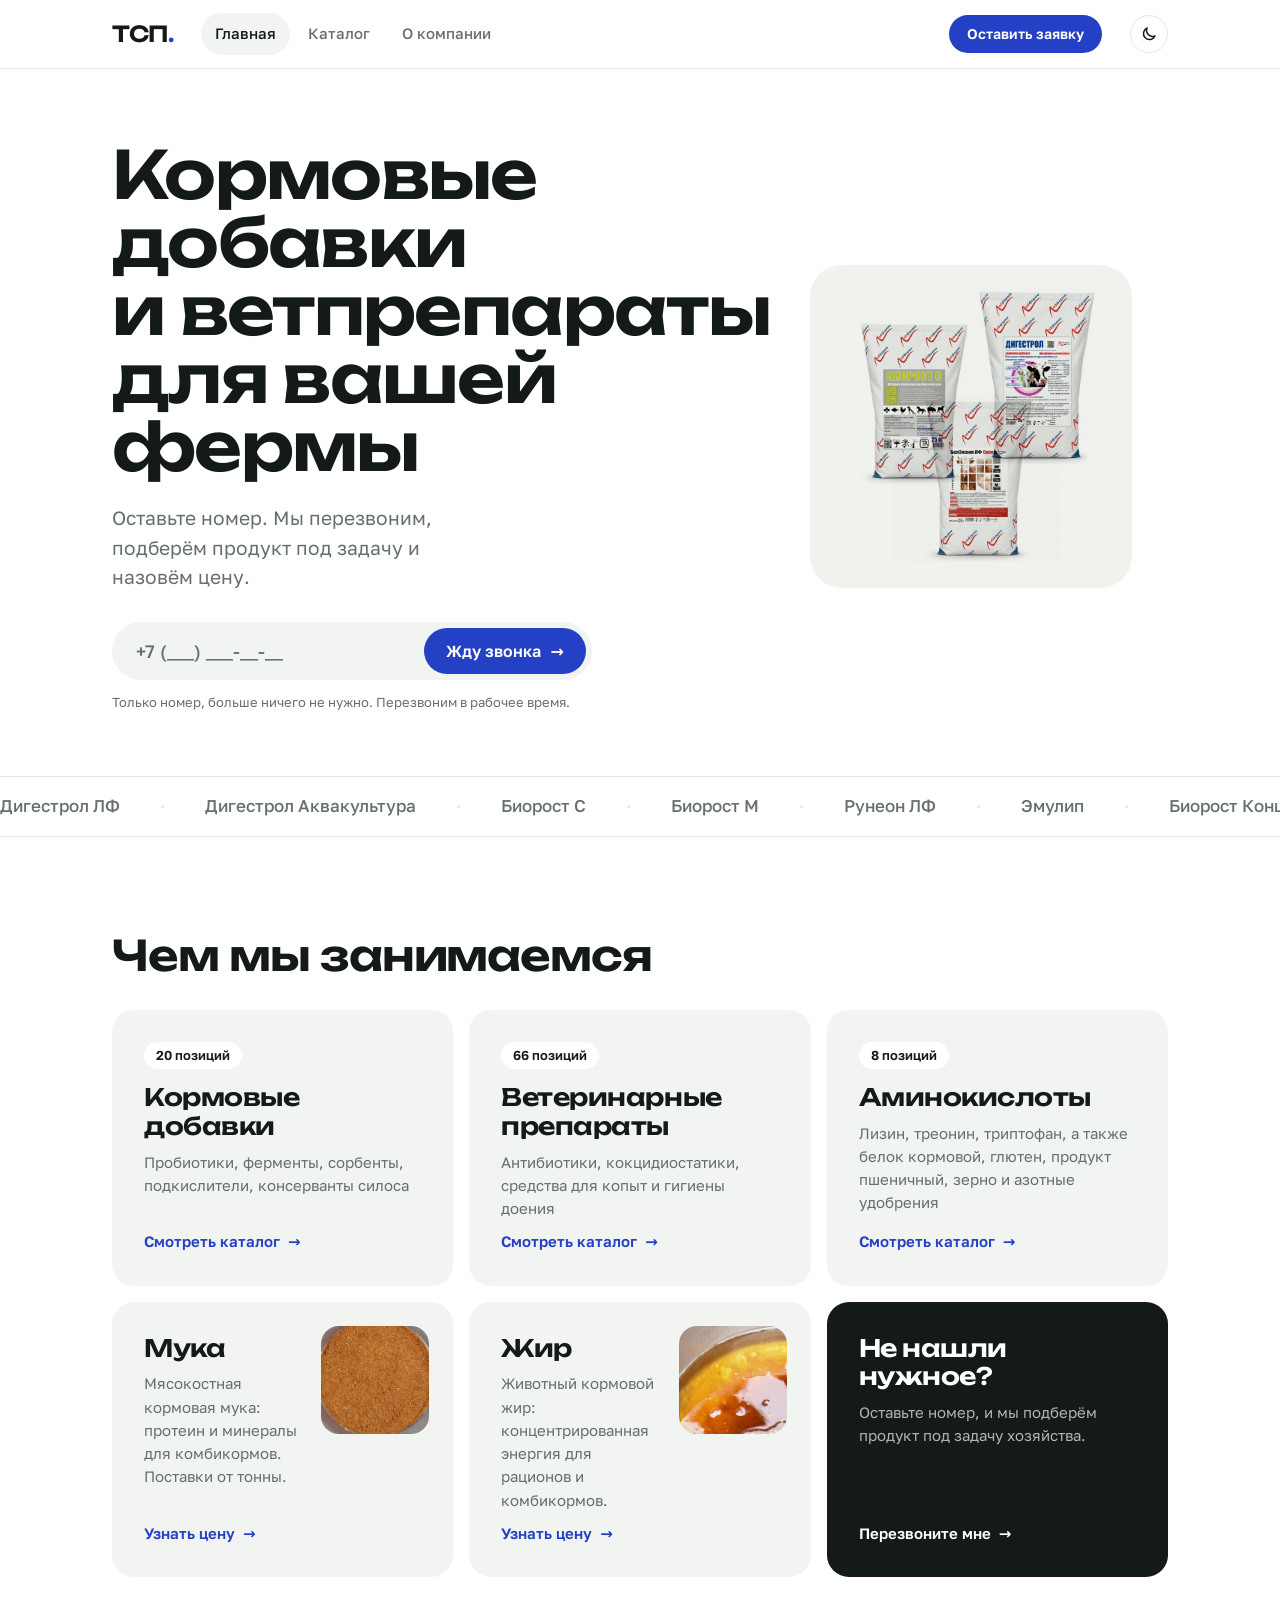
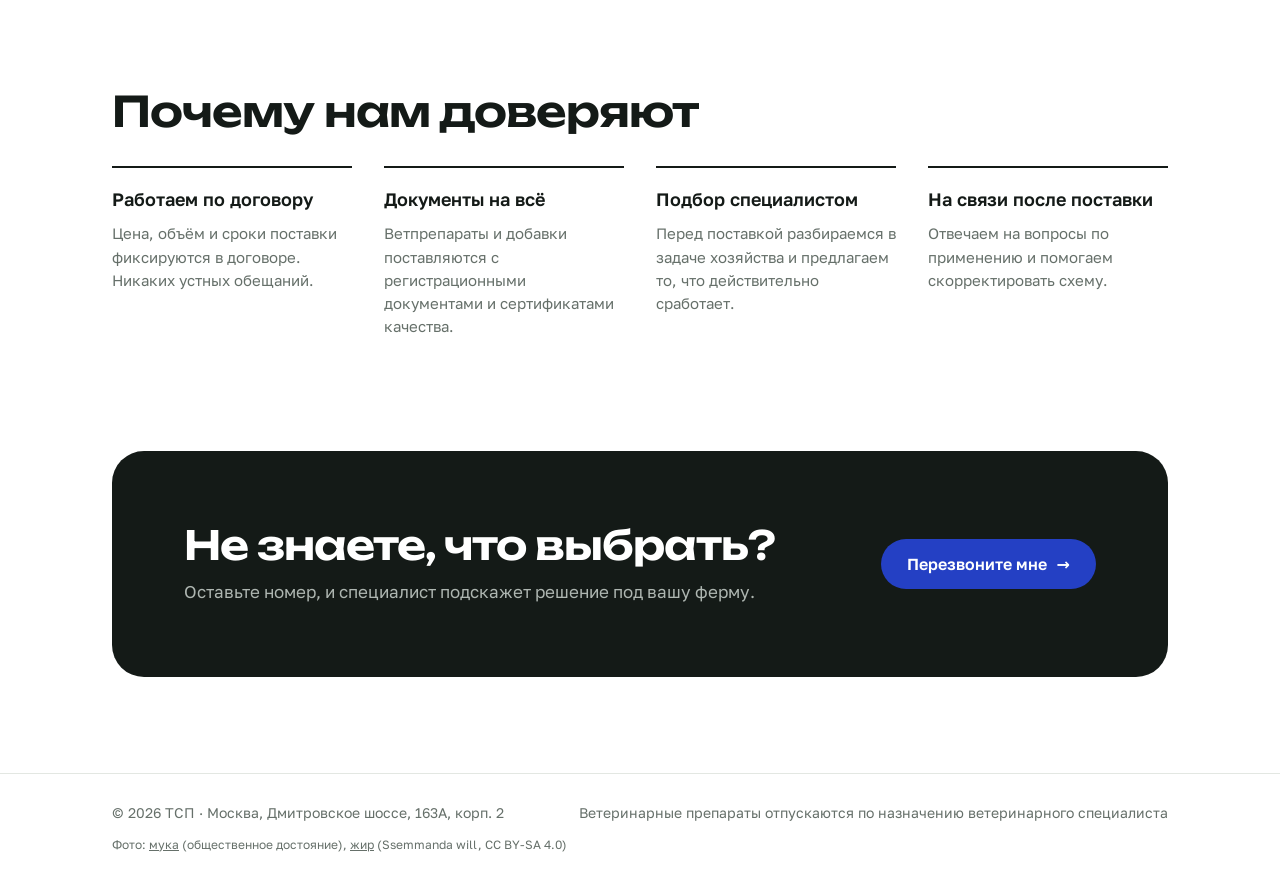
<file: index.html>
<!doctype html>
<html lang="ru">
<head>
<meta charset="utf-8">
<meta name="viewport" content="width=device-width,initial-scale=1,viewport-fit=cover">
<meta name="theme-color" content="#FFFFFF">
<meta name="description" content="ТСП: кормовые добавки, ветеринарные препараты, аминокислоты, мясокостная мука и кормовой жир. Оставьте номер, и мы перезвоним.">
<title>ТСП</title>
<style>
@font-face{font-family:'Golos Text';font-style:normal;font-weight:400 600;font-display:swap;src:url([data-uri]) format('woff2');unicode-range:U+0301, U+0400-045F, U+0490-0491, U+04B0-04B1, U+2116}
@font-face{font-family:'Golos Text';font-style:normal;font-weight:400 600;font-display:swap;src:url([data-uri]) format('woff2');unicode-range:U+0000-00FF, U+0131, U+0152-0153, U+02BB-02BC, U+02C6, U+02DA, U+02DC, U+0304, U+0308, U+0329, U+2000-206F, U+20AC, U+2122, U+2191, U+2193, U+2212, U+2215, U+FEFF, U+FFFD}
@font-face{font-family:'Unbounded';font-style:normal;font-weight:600;font-display:swap;src:url([data-uri]) format('woff2');unicode-range:U+0301, U+0400-045F, U+0490-0491, U+04B0-04B1, U+2116}
@font-face{font-family:'Unbounded';font-style:normal;font-weight:600;font-display:swap;src:url([data-uri]) format('woff2');unicode-range:U+0000-00FF, U+0131, U+0152-0153, U+02BB-02BC, U+02C6, U+02DA, U+02DC, U+0304, U+0308, U+0329, U+2000-206F, U+20AC, U+2122, U+2191, U+2193, U+2212, U+2215, U+FEFF, U+FFFD}

/* Layout: три вкладки (Главная, Каталог, О компании); любая кнопка ведёт к одному полю «телефон» */
:root{
  --bg:#FFFFFF; --soft:#F2F4F1; --fg:#141A17; --muted:#66706A; --line:#E3E7E2;
  --accent:#2440C4; --accent-fg:#FFFFFF; --ok:#1F7A4D; --bad:#C2352F;
  --tile:#F0F2EE; --hdr:rgba(255,255,255,.92); --cta-muted:#AEB6B1;
  --display:"Unbounded","Golos Text",system-ui,sans-serif;
  --body:"Golos Text",system-ui,-apple-system,"Segoe UI",sans-serif;
  --w:1120px; --r:22px;
}
@media (prefers-color-scheme: dark){:root:not([data-theme="light"]){
  --bg:#101412; --soft:#181D1A; --fg:#ECEFEB; --muted:#9AA49E; --line:#262D29;
  --accent:#8FA3FF; --accent-fg:#0D1430; --ok:#6FD3A0; --bad:#FF8A80; --tile:#E6E9E4; --hdr:rgba(16,20,18,.92); --cta-muted:#59625D; color-scheme:dark}}
:root[data-theme="dark"]{
  --bg:#101412; --soft:#181D1A; --fg:#ECEFEB; --muted:#9AA49E; --line:#262D29;
  --accent:#8FA3FF; --accent-fg:#0D1430; --ok:#6FD3A0; --bad:#FF8A80; --tile:#E6E9E4; --hdr:rgba(16,20,18,.92); --cta-muted:#59625D; color-scheme:dark}

*{box-sizing:border-box}
body{background:var(--bg);color:var(--fg);font:400 17px/1.55 var(--body);-webkit-font-smoothing:antialiased}
body::before{content:"";position:fixed;inset:0 0 auto;height:env(safe-area-inset-top,0px);z-index:10;background:var(--bg)}
.wrap{max-width:var(--w);margin:0 auto;padding-left:max(16px,env(safe-area-inset-left,0px));padding-right:max(16px,env(safe-area-inset-right,0px))}
@media (min-width:720px){.wrap{padding-left:max(32px,env(safe-area-inset-left,0px));padding-right:max(32px,env(safe-area-inset-right,0px))}}
a{color:inherit}
:focus-visible{outline:2px solid var(--accent);outline-offset:3px;border-radius:4px}
h1,h2,h3{margin:0;text-wrap:balance}
h1,h2{font-family:var(--display);font-weight:600;letter-spacing:-.025em}
.muted{color:var(--muted)}

/* buttons */
.btn{display:inline-flex;align-items:center;justify-content:center;gap:10px;font:600 16px/1 var(--body);padding:17px 26px;border-radius:999px;border:0;background:var(--accent);color:var(--accent-fg);cursor:pointer;text-decoration:none;transition:transform .15s,box-shadow .2s,background .2s;white-space:nowrap}
.btn:hover{transform:translateY(-1px);box-shadow:0 8px 24px -10px var(--accent)}
.btn:active{transform:translateY(0)}
.btn .ar{transition:transform .2s}
.btn:hover .ar{transform:translateX(4px)}
.btn.line{background:transparent;color:var(--fg);box-shadow:inset 0 0 0 1.5px var(--line)}
.btn.line:hover{box-shadow:inset 0 0 0 1.5px var(--fg)}
.btn.sm{padding:12px 18px;font-size:14px}

/* header */
header{position:sticky;top:env(safe-area-inset-top,0px);z-index:20;background:var(--bg);backdrop-filter:blur(12px);border-bottom:1px solid var(--line)}
header .wrap{display:flex;align-items:center;gap:28px;height:68px}
.logo{font:600 22px/1 var(--display);letter-spacing:-.02em;text-decoration:none}
.logo span{color:var(--accent)}
nav.tabs{display:flex;gap:4px}
@media (max-width:400px){nav.tabs a{padding:8px 7px!important;font-size:13px!important}.logo{font-size:19px}}
nav.tabs a{text-decoration:none;font-weight:500;font-size:15px;color:var(--muted);padding:9px 14px;border-radius:999px;transition:color .2s,background .2s}
nav.tabs a:hover{color:var(--fg)}
nav.tabs a[aria-current="page"]{color:var(--fg);background:var(--soft)}
header .btn{margin-left:auto}
.theme{flex:none;width:38px;height:38px;border-radius:50%;border:1px solid var(--line);background:transparent;color:var(--fg);display:grid;place-items:center;cursor:pointer;transition:border-color .2s,transform .3s}
.theme:hover{border-color:var(--fg)}
.theme:active{transform:rotate(30deg)}
.theme svg{grid-area:1/1;transition:opacity .25s,transform .35s}
.theme .i-sun{opacity:0;transform:rotate(-60deg) scale(.6)}
.is-dark .theme .i-sun{opacity:1;transform:none}
.is-dark .theme .i-moon{opacity:0;transform:rotate(60deg) scale(.6)}
html.theme-anim body,html.theme-anim header,html.theme-anim .dir,html.theme-anim .card .ph{transition:background-color .35s,color .35s}
@media (max-width:760px){
  header .wrap{height:60px;gap:8px}
  header{position:relative;top:auto}
  header .btn{display:none}
  header nav.tabs{display:none}
  .theme{margin-left:auto}
  nav.tabs{margin-left:auto;gap:0}
  nav.tabs a{white-space:nowrap}
  .theme{width:34px;height:34px}
  nav.tabs a{padding:8px 10px;font-size:14px}
}

/* views */
.view{display:none}
.view.on{display:block;animation:viewIn .45s cubic-bezier(.2,.7,.2,1)}
@keyframes viewIn{from{opacity:.0;transform:translateY(10px)}to{opacity:1;transform:none}}

/* hero */
.hero{padding-block:72px 64px;display:grid;grid-template-columns:1.1fr .9fr;gap:40px;align-items:center}
.hero h1{font-size:clamp(28px,5.6vw,66px);line-height:1.03}
.hero h1 .w{display:inline-block;animation:wordUp .7s cubic-bezier(.2,.7,.2,1) both}
@keyframes wordUp{from{opacity:0;transform:translateY(.4em)}to{opacity:1;transform:none}}
.hero p{font-size:clamp(17px,1.5vw,20px);color:var(--muted);max-width:30ch;margin:22px 0 30px}
.packs{position:relative;aspect-ratio:1/1;max-width:100%;background:var(--tile);border-radius:32px;overflow:hidden}
.packs img{position:absolute;width:52%;mix-blend-mode:multiply;animation:bob 6s ease-in-out infinite}
.packs img:nth-child(1){left:6%;top:16%;animation-delay:-1s}
.packs img:nth-child(2){left:42%;top:6%;width:56%;animation-delay:-3s}
.packs img:nth-child(3){left:26%;top:40%;animation-delay:-4.5s}
@keyframes bob{0%,100%{transform:translateY(0) rotate(-1.5deg)}50%{transform:translateY(-10px) rotate(1.5deg)}}
@media (max-width:860px){.hero{grid-template-columns:1fr;padding-block:40px 40px}.packs{max-width:460px;width:100%}}

/* quick phone form */
.quick{display:flex;gap:8px;max-width:480px;background:var(--soft);padding:6px;border-radius:999px;transition:box-shadow .2s}
.quick:focus-within{box-shadow:0 0 0 2px var(--accent)}
.quick input{flex:1;min-width:0;border:0;background:transparent;color:var(--fg);font:500 18px/1 var(--body);padding:0 18px;outline:none}
.quick input::placeholder{color:var(--muted)}
.quick .btn{padding:15px 22px}
.hint{font-size:13px;color:var(--muted);margin-top:12px}
.hint.err{color:var(--bad)}
@media (max-width:460px){.quick{flex-direction:column;border-radius:20px;padding:8px}.quick input{padding:14px 12px}.quick .btn{width:100%}}

/* ticker */
.ticker{border-block:1px solid var(--line);overflow:hidden;padding-block:16px;margin-bottom:96px}
.ticker .row{display:flex;gap:40px;width:max-content;animation:tick 60s linear infinite;font-weight:500;color:var(--muted);white-space:nowrap}
.ticker:hover .row{animation-play-state:paused}
.ticker .row span::after{content:"·";margin-left:40px;color:var(--line)}
@keyframes tick{to{transform:translateX(-50%)}}

/* sections */
.sec{margin-bottom:112px}
.sec h2{font-size:clamp(28px,3.4vw,42px);line-height:1.08;margin-bottom:32px}
@media (max-width:760px){.sec{margin-bottom:72px}.ticker{margin-bottom:64px}}

/* directions */
.dirs{display:grid;grid-template-columns:repeat(3,minmax(0,1fr));gap:16px}
@media (max-width:960px){.dirs{grid-template-columns:repeat(2,minmax(0,1fr))}}
.dir.photo{padding-right:150px}
.dir .thumb{position:absolute;top:24px;right:24px;width:108px;height:108px;object-fit:cover;border-radius:18px;transition:transform .3s}
.dir.photo:hover .thumb{transform:scale(1.05) rotate(2deg)}
@media (max-width:640px){.dir.photo{padding-right:104px}.dir .thumb{top:22px;right:22px;width:68px;height:68px;border-radius:14px}}
.dir.ask{background:var(--fg);color:var(--bg)}
.dir.ask p{color:var(--cta-muted)}
.dir.ask .go{color:var(--bg)}
.dir{position:relative;display:flex;flex-direction:column;gap:10px;padding:32px;border-radius:var(--r);background:var(--soft);text-decoration:none;min-height:220px;overflow:hidden;cursor:pointer;border:0;text-align:left;font:inherit;color:inherit;transition:transform .25s,background .25s}
.dir:hover{transform:translateY(-3px)}
.dir h3{font:600 clamp(20px,2vw,24px)/1.2 var(--display);letter-spacing:-.02em;max-width:16ch}
.dir p{margin:0;color:var(--muted);font-size:15px;max-width:36ch}
.dir .go{margin-top:auto;font-weight:600;font-size:15px;color:var(--accent);display:flex;align-items:center;gap:8px}
.dir .go .ar{transition:transform .2s}
.dir:hover .go .ar{transform:translateX(5px)}
.dir .cnt{align-self:flex-start;font-size:13px;font-weight:600;line-height:1;color:var(--fg);background:var(--bg);padding:7px 12px;border-radius:999px;margin-bottom:4px}
@media (max-width:640px){.dirs{grid-template-columns:1fr}.dir{min-height:0;padding:26px}}

/* trust */
.trust{display:grid;grid-template-columns:repeat(4,minmax(0,1fr));gap:32px}
.trust div{border-top:2px solid var(--fg);padding-top:18px}
.trust h3{font-size:18px;font-weight:600;margin-bottom:8px}
.trust p{margin:0;color:var(--muted);font-size:15px}
@media (max-width:900px){.trust{grid-template-columns:repeat(2,minmax(0,1fr))}}
@media (max-width:520px){.trust{grid-template-columns:1fr;gap:24px}}

/* product grid */
.grid{display:grid;grid-template-columns:repeat(auto-fill,minmax(220px,1fr));gap:36px 20px}
@media (max-width:520px){.grid{grid-template-columns:repeat(2,minmax(0,1fr));gap:28px 12px}}
.card{display:flex;flex-direction:column;gap:8px;min-width:0}
.card .ph{background:var(--tile);border-radius:var(--r);aspect-ratio:1/1;max-width:100%;display:grid;place-items:center;overflow:hidden;border:0;padding:0;cursor:pointer}
.card .ph img{width:76%;height:76%;object-fit:contain;mix-blend-mode:multiply;transition:transform .4s cubic-bezier(.2,.7,.2,1)}
.card:hover .ph img{transform:scale(1.06) rotate(-1deg)}
.card .ph .noimg{font:600 32px/1 var(--display);color:#A3ACA6}
.card .kind{font-size:13px;color:var(--muted);margin-top:6px}
.card h3{font-size:17px;font-weight:600;line-height:1.25}
.card .btn{margin-top:8px;align-self:flex-start}
@media (max-width:520px){.card .btn{align-self:stretch;padding:12px 10px}}

/* catalog controls */
.cat-head{display:flex;flex-wrap:wrap;gap:16px;align-items:flex-end;justify-content:space-between;padding-top:56px;margin-bottom:24px}
.cat-head h1{font-size:clamp(32px,4.4vw,52px);line-height:1.05}
.seg{display:flex;gap:4px;background:var(--soft);padding:4px;border-radius:999px;max-width:100%;overflow-x:auto;-webkit-overflow-scrolling:touch}
.seg button{flex:none;border:0;background:transparent;color:var(--muted);font:600 14px/1 var(--body);padding:12px 18px;border-radius:999px;cursor:pointer;transition:background .2s,color .2s}
.seg button[aria-selected="true"]{background:var(--bg);color:var(--fg);box-shadow:0 1px 3px rgba(0,0,0,.08)}
.chips{display:flex;flex-wrap:wrap;gap:8px;margin-bottom:32px}
.chips button{border:0;background:var(--soft);color:var(--fg);font:500 14px/1 var(--body);padding:10px 15px;border-radius:999px;cursor:pointer;transition:background .2s,color .2s}
.chips button[aria-pressed="true"]{background:var(--fg);color:var(--bg)}
.chips:empty{display:none}
.empty-ask{grid-column:1/-1;background:var(--soft);border-radius:var(--r);padding:32px;display:grid;gap:12px;justify-items:start}
.empty-ask h3{font:600 22px/1.2 var(--display)}
.empty-ask p{margin:0}
.card.appear{animation:cardIn .5s cubic-bezier(.2,.7,.2,1) both}
@keyframes cardIn{from{opacity:0;transform:translateY(14px)}to{opacity:1;transform:none}}

/* about */
.about-hero{padding-block:64px 48px;max-width:860px}
.about-hero h1{font-size:clamp(28px,5vw,60px);line-height:1.04}
.about-hero p{font-size:clamp(18px,1.6vw,21px);color:var(--muted);margin:24px 0 0;max-width:46ch}
.pillars{display:grid;grid-template-columns:repeat(2,minmax(0,1fr));gap:16px}
.pillar{background:var(--soft);border-radius:var(--r);padding:32px;display:grid;gap:10px;align-content:start}
.pillar .ic{width:44px;height:44px;border-radius:50%;background:var(--bg);display:grid;place-items:center;color:var(--accent)}
.pillar h3{font:600 21px/1.2 var(--display);letter-spacing:-.02em;margin-top:6px}
.pillar p{margin:0;color:var(--muted);font-size:16px}
@media (max-width:700px){.pillars{grid-template-columns:1fr}.pillar{padding:26px}}
.how{display:grid;grid-template-columns:repeat(3,minmax(0,1fr));gap:32px;counter-reset:s}
.how div{display:grid;gap:8px}
.how b{font:600 15px/1 var(--display);color:var(--accent)}
.how h3{font-size:19px;font-weight:600}
.how p{margin:0;color:var(--muted);font-size:15px}
@media (max-width:700px){.how{grid-template-columns:1fr;gap:24px}}

/* final CTA */
.cta{background:var(--fg);color:var(--bg);border-radius:32px;padding:clamp(32px,6vw,72px);display:grid;grid-template-columns:1fr auto;gap:32px;align-items:center;margin-bottom:96px}
.cta h2{font-size:clamp(26px,3.4vw,40px);line-height:1.1;margin:0}
.cta p{margin:12px 0 0;color:var(--cta-muted)}
@media (max-width:760px){.cta{grid-template-columns:1fr}}

.office-grid{display:grid;grid-template-columns:minmax(0,.8fr) minmax(0,1.6fr);gap:16px}
.office-info{background:var(--soft);border-radius:var(--r);padding:32px;display:grid;gap:12px;align-content:start;justify-items:start}
.office-info h3{font:600 22px/1.25 var(--display);letter-spacing:-.02em}
.office-info p{margin:0}
.pin{width:14px;height:14px;border-radius:50%;background:#E5322D;box-shadow:0 0 0 0 rgba(229,50,45,.5);animation:pulse 2s infinite}
@keyframes pulse{70%{box-shadow:0 0 0 14px rgba(229,50,45,0)}100%{box-shadow:0 0 0 0 rgba(229,50,45,0)}}
.map{border-radius:var(--r);overflow:hidden;background:var(--soft);min-height:380px;position:relative}
.map iframe{position:absolute;top:0;left:0;width:100%;height:100%;border:0}
@media (max-width:760px){.office-grid{grid-template-columns:1fr}.office-info{padding:26px}.map{min-height:320px}}
.tabbar{display:none}
@media (max-width:760px){
  .tabbar{position:fixed;left:0;right:0;bottom:0;z-index:30;display:grid;grid-template-columns:repeat(4,1fr);background:var(--hdr);-webkit-backdrop-filter:blur(12px);backdrop-filter:blur(12px);border-top:1px solid var(--line);padding:6px max(8px,env(safe-area-inset-right,0px)) calc(6px + env(safe-area-inset-bottom,0px)) max(8px,env(safe-area-inset-left,0px))}
  .tabbar a,.tabbar button{display:flex;flex-direction:column;align-items:center;gap:3px;padding:6px 2px;border:0;background:transparent;color:var(--muted);font:500 11px/1.1 var(--body);text-decoration:none;cursor:pointer;border-radius:12px;transition:color .2s}
  .tabbar a[aria-current="page"]{color:var(--accent)}
  .tabbar a[aria-current="page"] svg{transform:translateY(-1px)}
  .tabbar svg{transition:transform .2s}
  .tabbar .tb-cta{color:var(--accent-fg);background:var(--accent);margin:0 4px}
  body{padding-bottom:calc(72px + env(safe-area-inset-bottom,0px))}
  .seg{display:grid;grid-template-columns:repeat(3,1fr);width:100%;border-radius:16px}
  .seg button{padding:11px 6px;font-size:13px;line-height:1.2;white-space:normal;border-radius:12px}
  .cat-head{padding-top:32px}
}
footer{border-top:1px solid var(--line);padding-block:28px 40px;font-size:14px;color:var(--muted)}
footer .credits{font-size:12px;flex-basis:100%}
footer .credits a{color:inherit}
footer .wrap{display:flex;flex-wrap:wrap;gap:12px 32px;justify-content:space-between}

/* reveal on scroll: виден по умолчанию; JS прячет только то, что ниже первого экрана */
.rv.pre{opacity:0;transform:translateY(24px)}
.rv{transition:opacity .7s cubic-bezier(.2,.7,.2,1),transform .7s cubic-bezier(.2,.7,.2,1)}

/* modal */
dialog{border:0;padding:0;background:var(--bg);color:var(--fg);width:min(520px,calc(100vw - 24px));border-radius:28px;max-height:calc(100vh - 24px);max-height:calc(100dvh - 24px);overflow:auto}
dialog.nomodal[open]{position:fixed;top:50%;left:50%;margin:0;z-index:100;-webkit-transform:translate(-50%,-50%);transform:translate(-50%,-50%);animation:none;box-shadow:0 0 0 100vmax rgba(10,14,12,.5)}
dialog[open]{animation:pop .35s cubic-bezier(.2,.8,.2,1)}
@keyframes pop{from{opacity:0;transform:translateY(24px) scale(.97)}to{opacity:1;transform:none}}
dialog::backdrop{background:rgba(10,14,12,.5);backdrop-filter:blur(3px)}
.m{padding:32px;display:grid;gap:18px;position:relative}
.m .prod{display:flex;gap:16px;align-items:center;background:var(--soft);border-radius:18px;padding:12px}
.m .prod img{width:72px;height:72px;object-fit:contain;background:var(--tile);border-radius:12px;mix-blend-mode:normal}
.m .prod .t{font-weight:600;line-height:1.25}
.m .prod .k{font-size:13px;color:var(--muted)}
.m h2{font-size:26px;line-height:1.15;padding-right:40px}
.m ul{margin:0;padding-left:18px;color:var(--muted);font-size:15px;display:grid;gap:6px;max-height:150px;overflow:auto}
.m .quick{max-width:none}
.x{position:absolute;top:16px;right:16px;width:40px;height:40px;border-radius:50%;border:0;background:var(--soft);color:var(--fg);font-size:22px;line-height:1;cursor:pointer;transition:transform .2s}
.x:hover{transform:rotate(90deg)}
.done{display:grid;justify-items:start;gap:12px}
.check{width:64px;height:64px}
.check circle{stroke:var(--ok);stroke-dasharray:190;stroke-dashoffset:190;animation:draw .6s ease forwards}
.check path{stroke:var(--ok);stroke-dasharray:40;stroke-dashoffset:40;animation:draw .4s .45s ease forwards}
@keyframes draw{to{stroke-dashoffset:0}}

/* старые браузеры без aspect-ratio */
@supports not (aspect-ratio:1/1){
  .packs,.card .ph{height:0;padding-top:100%;position:relative}
  .card .ph img,.card .ph .noimg{position:absolute;top:12%;left:12%}
  .card .ph .noimg{top:40%;left:44%}
}
@media (prefers-reduced-motion:reduce){*,*::before,*::after{animation:none!important;transition:none!important}.rv.pre{opacity:1;transform:none}}
</style>
<style>img{max-width:100%}[hidden]{display:none!important}body{margin:0}</style>
</head>
<body>


<header>
  <div class="wrap">
    <a class="logo" href="#home" data-view="home">ТСП<span>.</span></a>
    <nav class="tabs" aria-label="Разделы">
      <a href="#home" data-view="home">Главная</a>
      <a href="#catalog" data-view="catalog">Каталог</a>
      <a href="#about" data-view="about">О компании</a>
    </nav>
    <button class="btn sm" data-ask="Обратный звонок">Оставить заявку</button>
    <button class="theme" id="themeBtn" type="button" aria-label="Тёмная тема" title="Сменить тему">
      <svg class="i-moon" width="18" height="18" viewBox="0 0 24 24" fill="none" stroke="currentColor" stroke-width="2" stroke-linecap="round" stroke-linejoin="round" aria-hidden="true"><path d="M20 14.5A8 8 0 0 1 9.5 4a8 8 0 1 0 10.5 10.5z"/></svg>
      <svg class="i-sun" width="18" height="18" viewBox="0 0 24 24" fill="none" stroke="currentColor" stroke-width="2" stroke-linecap="round" aria-hidden="true"><circle cx="12" cy="12" r="4"/><path d="M12 2v2M12 20v2M4.9 4.9l1.4 1.4M17.7 17.7l1.4 1.4M2 12h2M20 12h2M4.9 19.1l1.4-1.4M17.7 6.3l1.4-1.4"/></svg>
    </button>
  </div>
</header>

<main>
  <!-- ГЛАВНАЯ -->
  <div class="view" id="v-home">
    <div class="wrap">
      <section class="hero">
        <div>
          <h1 id="heroH">Кормовые добавки и&nbsp;ветпрепараты для&nbsp;вашей фермы</h1>
          <p>Оставьте номер. Мы перезвоним, подберём продукт под задачу и назовём цену.</p>
          <form class="quick" data-quick="Обратный звонок, главная" novalidate>
            <input type="tel" inputmode="tel" autocomplete="tel" placeholder="+7 (___) ___-__-__" aria-label="Ваш номер телефона" id="heroPhone">
            <button class="btn" type="submit">Жду звонка <span class="ar" aria-hidden="true">→</span></button>
          </form>
          <div class="hint">Только номер, больше ничего не нужно. Перезвоним в рабочее время.</div>
        </div>
        <div class="packs" aria-hidden="true">
          <img src="img/p2.jpg" alt="">
          <img src="img/p0.jpg" alt="">
          <img src="img/p9.jpg" alt="">
        </div>
      </section>
    </div>

    <div class="ticker" aria-hidden="true"><div class="row" id="ticker"></div></div>

    <div class="wrap">
      <section class="sec rv">
        <h2>Чем мы занимаемся</h2>
        <div class="dirs">
          <button class="dir" data-cat="feed">
            <span class="cnt" id="cntFeed"></span>
            <h3>Кормовые добавки</h3>
            <p>Пробиотики, ферменты, сорбенты, подкислители, консерванты силоса</p>
            <span class="go">Смотреть каталог <span class="ar" aria-hidden="true">→</span></span>
          </button>
          <button class="dir" data-cat="vet">
            <span class="cnt" id="cntVet"></span>
            <h3>Ветеринарные препараты</h3>
            <p>Антибиотики, кокцидиостатики, средства для копыт и гигиены доения</p>
            <span class="go">Смотреть каталог <span class="ar" aria-hidden="true">→</span></span>
          </button>
          <button class="dir" data-cat="amino">
            <span class="cnt" id="cntAmino"></span>
            <h3>Аминокислоты</h3>
            <p>Лизин, треонин, триптофан, а также белок кормовой, глютен, продукт пшеничный, зерно и азотные удобрения</p>
            <span class="go">Смотреть каталог <span class="ar" aria-hidden="true">→</span></span>
          </button>
          <button class="dir photo" data-ask="Мука">
            <img class="thumb" src="img/extra/muka-v2.jpg" alt="" loading="lazy" width="120" height="120">
            <h3>Мука</h3>
            <p>Мясокостная кормовая мука: протеин и минералы для комбикормов. Поставки от тонны.</p>
            <span class="go">Узнать цену <span class="ar" aria-hidden="true">→</span></span>
          </button>
          <button class="dir photo" data-ask="Жир">
            <img class="thumb" src="img/extra/zhir-v2.jpg" alt="" loading="lazy" width="120" height="120">
            <h3>Жир</h3>
            <p>Животный кормовой жир: концентрированная энергия для рационов и комбикормов.</p>
            <span class="go">Узнать цену <span class="ar" aria-hidden="true">→</span></span>
          </button>
          <button class="dir ask" data-ask="Подбор продукта">
            <h3>Не нашли нужное?</h3>
            <p>Оставьте номер, и мы подберём продукт под задачу хозяйства.</p>
            <span class="go">Перезвоните мне <span class="ar" aria-hidden="true">→</span></span>
          </button>
        </div>
      </section>

      <section class="sec rv">
        <h2>Почему нам доверяют</h2>
        <div class="trust" id="trustHome"></div>
      </section>

    </div>
  </div>

  <!-- КАТАЛОГ -->
  <div class="view" id="v-catalog">
    <div class="wrap">
      <div class="cat-head">
        <h1>Каталог</h1>
        <div class="seg" role="tablist" aria-label="Раздел каталога">
          <button role="tab" data-top="feed" aria-selected="true">Кормовые добавки</button>
          <button role="tab" data-top="vet" aria-selected="false">Ветпрепараты</button>
          <button role="tab" data-top="amino" aria-selected="false">Аминокислоты</button>
        </div>
      </div>
      <div class="chips" id="chips"></div>
      <div class="grid" id="grid" style="margin-bottom:96px"></div>
    </div>
  </div>

  <!-- О КОМПАНИИ -->
  <div class="view" id="v-about">
    <div class="wrap">
      <section class="about-hero">
        <h1>ТСП: надёжный поставщик для животноводства</h1>
        <p>Мы поставляем хозяйствам кормовые добавки, ветеринарные препараты и средства гигиены, аминокислоты, мясокостную муку и кормовой жир. Наша задача простая: чтобы у фермы было то, что нужно, вовремя и по понятной цене.</p>
      </section>

      <section class="sec rv">
        <div class="pillars" id="pillars"></div>
      </section>

      <section class="sec rv">
        <h2>Как мы работаем</h2>
        <div class="how">
          <div><b>1</b><h3>Вы оставляете номер</h3><p>Без анкет и регистрации. Достаточно телефона.</p></div>
          <div><b>2</b><h3>Специалист перезванивает</h3><p>Уточняет поголовье, рацион и задачу, предлагает решение и цену.</p></div>
          <div><b>3</b><h3>Договор и поставка</h3><p>Фиксируем цену и сроки в договоре и доставляем до хозяйства.</p></div>
        </div>
      </section>

      <section class="sec rv office">
        <h2>Наш офис</h2>
        <div class="office-grid">
          <div class="office-info">
            <span class="pin" aria-hidden="true"></span>
            <h3>Москва, Дмитровское шоссе, 163А, корп. 2</h3>
            <p class="muted">Приезжайте на встречу: обсудим поставки, покажем документы на продукцию.</p>
            <a class="btn line sm" href="https://yandex.ru/maps/?rtext=~55.9115031,37.5425767&amp;rtt=auto" target="_blank" rel="noopener">Построить маршрут <span class="ar" aria-hidden="true">→</span></a>
          </div>
          <div class="map">
            <iframe src="https://yandex.ru/map-widget/v1/?ll=37.5425767%2C55.9115031&amp;z=16&amp;pt=37.5425767%2C55.9115031%2Cpm2rdl&amp;l=map" title="Офис ТСП на карте: Москва, Дмитровское шоссе, 163А, корпус 2" loading="lazy" allowfullscreen></iframe>
          </div>
        </div>
      </section>
    </div>
  </div>

  <div class="wrap">
    <section class="cta rv">
      <div>
        <h2>Не знаете, что выбрать?</h2>
        <p>Оставьте номер, и специалист подскажет решение под вашу ферму.</p>
      </div>
      <button class="btn" data-ask="Консультация">Перезвоните мне <span class="ar" aria-hidden="true">→</span></button>
    </section>
  </div>
</main>

<nav class="tabbar" aria-label="Меню">
  <a href="#home" data-view="home"><svg width="22" height="22" viewBox="0 0 24 24" fill="none" stroke="currentColor" stroke-width="2" stroke-linecap="round" stroke-linejoin="round" aria-hidden="true"><path d="M3 11l9-7 9 7v9a1 1 0 0 1-1 1h-5v-6H9v6H4a1 1 0 0 1-1-1z"/></svg><span>Главная</span></a>
  <a href="#catalog" data-view="catalog"><svg width="22" height="22" viewBox="0 0 24 24" fill="none" stroke="currentColor" stroke-width="2" stroke-linecap="round" stroke-linejoin="round" aria-hidden="true"><rect x="3" y="3" width="7" height="7" rx="1.5"/><rect x="14" y="3" width="7" height="7" rx="1.5"/><rect x="3" y="14" width="7" height="7" rx="1.5"/><rect x="14" y="14" width="7" height="7" rx="1.5"/></svg><span>Каталог</span></a>
  <a href="#about" data-view="about"><svg width="22" height="22" viewBox="0 0 24 24" fill="none" stroke="currentColor" stroke-width="2" stroke-linecap="round" stroke-linejoin="round" aria-hidden="true"><circle cx="12" cy="12" r="9"/><path d="M12 11v6M12 7.5v.5"/></svg><span>О компании</span></a>
  <button type="button" class="tb-cta" data-ask="Обратный звонок"><svg width="22" height="22" viewBox="0 0 24 24" fill="none" stroke="currentColor" stroke-width="2" stroke-linecap="round" stroke-linejoin="round" aria-hidden="true"><path d="M5 4h4l2 5-2.5 1.5a11 11 0 0 0 5 5L15 13l5 2v4a2 2 0 0 1-2 2A16 16 0 0 1 3 6a2 2 0 0 1 2-2"/></svg><span>Заявка</span></button>
</nav>

<footer><div class="wrap"><span>© 2026 ТСП · Москва, Дмитровское шоссе, 163А, корп. 2</span><span>Ветеринарные препараты отпускаются по назначению ветеринарного специалиста</span><span class="credits">Фото: <a href="https://commons.wikimedia.org/wiki/File:Meat_and_bone_meal.jpg" target="_blank" rel="noopener">мука</a> (общественное достояние), <a href="https://commons.wikimedia.org/wiki/File:Hot_lard_from_pork.jpg" target="_blank" rel="noopener">жир</a> (Ssemmanda will, CC BY-SA 4.0)</span></div></footer>

<dialog id="dlg" aria-labelledby="mT">
  <div class="m" id="mBody"></div>
</dialog>

<script id="data" type="application/json">[{"id": 0, "t": "Дигестрол ЛФ", "k": "Повышение удоев", "top": "feed", "g": "", "img": "img/p0.jpg", "u": "https://labfarma.by/catalog/kormovye-dobavki/digestrol.html", "p": [], "b": ["Повышение удоев на 1,5 - 2 л молока", "Повышение усвояемости кормов, в том числе труднопереваримых"]}, {"id": 1, "t": "Дигестрол Аквакультура", "k": "Повышение привесов", "top": "feed", "g": "", "img": "img/p1.jpg", "u": "https://labfarma.by/catalog/kormovye-dobavki/digestrol_akva.html", "p": [], "b": ["Увеличение привесов рыб на 15 - 20%", "Конверсия корма (форель) 1,1 - 1,2"]}, {"id": 2, "t": "Биорост С", "k": "Пробиотик", "top": "feed", "g": "", "img": "img/p2.jpg", "u": "https://labfarma.by/catalog/kormovye-dobavki/biorost-s1.html", "p": ["План технологических и профилактических мероприятий на молочно-товарных комплексах в телятнике"], "b": ["Профилактировать диарею у молодняка, повысить иммунитет и сохранность молодняка", "Свести к минимуму хронические заболевания, такие как сальмонеллез клостридиозы, колибактериоз, стрепто- и стафилококоз", "Повысить эффективность вакцинаций: поствакцинальные антитела в сыворотке крови держаться более продолжительное время на высоком уровне", "Повысить", "Привесы (за счет высокой ферментативной активности)", "Снизить негативные последствия поствакцинальных, технологических и других стрессов"]}, {"id": 3, "t": "Биорост М", "k": "Пробиотик", "top": "feed", "g": "", "img": "img/p3.jpg", "u": "https://labfarma.by/catalog/kormovye-dobavki/biorost-m.html", "p": ["Рекомендации по профилактике хромоты у коров", "План технологических и профилактических мероприятий на молочно-товарных комплексах у коров в транзитный период"], "b": ["Повысить переваримость грубых кормов, уменьшить количество концентратов за счет высокой ферментативной активности бактерий", "Снизить негативное влияние кормов невысокого качества, нейтрализовать микотоксины", "Повысить привесы, молочную продуктивность и жирность молока", "Обеспечить профилактику и свести к минимуму такие заболевания как ацидозы (и связанную с ними хромоту), клостридиозы, некробактериоз", "Снизить негативные последствия поствакцинальных, технологических и других стрессов"]}, {"id": 4, "t": "Рунеон ЛФ", "k": "Гепатопротектор", "top": "feed", "g": "", "img": "img/p4.jpg", "u": "https://labfarma.by/catalog/kormovye-dobavki/runeon-lf.html", "p": ["План технологических и профилактических мероприятий на молочно-товарных комплексах у коров в транзитный период"], "b": ["Улучшает работу печени (восстанавливает клетки печени) и желчевыводящих путей (нормализует желчевыведение)", "Сорбирует и ускоряет выведение токсинов (в т.ч. микотоксинов, антибиотиков, кокцидиостатиков)", "Улучшает перевариваемости питательных веществ корма, особенно жиров за счет эмульгирования и повышения активности липазы", "Улучшает всасывание жирорастворимых витаминов", "Уменьшает выбраковку животных после отела за счет профилактики кетозов, болезней печени", "Повышает продуктивность за счет более эффективного использования жиров"]}, {"id": 5, "t": "Эмулип", "k": "Энергетик, эмульгатор", "top": "feed", "g": "", "img": "img/p5.jpg", "u": "https://labfarma.by/catalog/kormovye-dobavki/emulip.html", "p": ["План технологических и профилактических мероприятий на молочно-товарных комплексах в телятнике", "План технологических и профилактических мероприятий на молочно-товарных комплексах у коров в транзитный период"], "b": ["Кормовая добавка «Эмулип» — здоровье, энергия и продуктивность ваших животных!"]}, {"id": 6, "t": "Биорост Концентрат", "k": "Пробиотик", "top": "feed", "g": "", "img": "img/p6.jpg", "u": "https://labfarma.by/catalog/kormovye-dobavki/biorost-koncentrat.html", "p": [], "b": ["Профилактировать диарею у молодняка, повысить иммунитет и сохранность молодняка", "Свести к минимуму хронические заболевания, такие как сальмонеллез клостридиозы, колибактериоз, стрепто- и стафилококоз", "Повысить эффективность вакцинаций: поствакцинальные антитела в сыворотке крови держаться более продолжительное время на высоком уровне", "Повысить", "Привесы (за счет высокой ферментативной активности)", "Снизить негативные последствия поствакцинальных, технологических и других стрессов"]}, {"id": 7, "t": "Рунеон концентрат", "k": "Гепатопротектор", "top": "feed", "g": "", "img": "img/p7.jpg", "u": "https://labfarma.by/catalog/kormovye-dobavki/runeon-koncentrat.html", "p": [], "b": ["Поддержание работы печени и желчевыводящих путей", "Улучшение перевариваемости питательных веществ корма, особенно жиров", "Улучшения всасывания жирорастворимых витаминов", "Повышение сохранности молодняка и стимуляция привесов"]}, {"id": 8, "t": "Комбисорб ЛФ", "k": "Сорбент", "top": "feed", "g": "", "img": "img/p8.jpg", "u": "https://labfarma.by/catalog/kormovye-dobavki/kombisorb.html", "p": [], "b": ["Обладает высокой сорбцией к большому диапазону микотоксинов при различной величине рН, не взаимодействуя при этом с аминокислотами, витаминами и полезными микроорганизмами", "Действие добавки происходит на всем протяжении кишечного тракта", "Оказывает иммуностимулирующее действие", "Способствует повышению сохранности молодняка", "Стимулирует привесы", "Улучшает конверсию корма"]}, {"id": 9, "t": "БелЭнзим ЛФ Супер", "k": "Кормовая добавка", "top": "feed", "g": "", "img": "img/p9.jpg", "u": "https://labfarma.by/catalog/kormovye-dobavki/belenzim-lf-super.html", "p": [], "b": ["Повышение доступности и перевариваемости питательных веществ рационов", "Увеличение показателей продуктивности и снижение удельного расхода корма"]}, {"id": 10, "t": "БелЭнзим ЛФ", "k": "Кормовая добавка", "top": "feed", "g": "", "img": "img/p10.jpg", "u": "https://labfarma.by/catalog/kormovye-dobavki/belenzim-lf.html", "p": [], "b": ["Повышение доступности и перевариваемости питательных веществ рационов", "Увеличение показателей продуктивности и снижение удельного расхода корма"]}, {"id": 11, "t": "Фитазон ЛФ", "k": "Ферментная кормовая добавка", "top": "feed", "g": "", "img": "img/p11.jpg", "u": "https://labfarma.by/catalog/kormovye-dobavki/fitazon.html", "p": [], "b": ["Расщепление фитиновой кислоты и гидролиз фитатов кормов", "Повышение усвояемости и доступности фитатного фосфора, магния и кальция из растительных ингредиентов", "Повышение переваривания и усвоения питательных веществ", "Увеличение показателей продуктивности"]}, {"id": 12, "t": "Полимин", "k": "Минеральный концентрат", "top": "feed", "g": "", "img": "img/p12.jpg", "u": "https://labfarma.by/catalog/kormovye-dobavki/polimin.html", "p": [], "b": ["Нормализацию минерального обмена (при дефиците минералов в рационе; снижении потребления корма, при высокой производительности)", "Хороший старт начала и пика яйцекладки", "Улучшение качества яичной скорлупы", "Профилактику подсаживания бройлеров на конечности", "Период интенсивного роста и развития молодняка (укрепление костной и хрящевой тканей)", "Поддержание иммунной системы, особенно во время вакцинаций", "Профилактику стрессов (температурный, кормовой, технологический)"]}, {"id": 13, "t": "Ави-Ацид", "k": "Подкислитель", "top": "feed", "g": "", "img": "img/p13.jpg", "u": "https://labfarma.by/catalog/kormovye-dobavki/aviacid.html", "p": [], "b": ["Увеличение срока хранения кормов", "Улучшение усвояемости питательных веществ кормов", "Повышение устойчивости к стрессовым факторам", "Повышение сохранности молодняка", "Увеличение продуктивности", "Улучшение конверсии корма за счет повышения его усвояемости"]}, {"id": 14, "t": "Поркузацид", "k": "Подкислитель", "top": "feed", "g": "", "img": "img/p14.jpg", "u": "https://labfarma.by/catalog/kormovye-dobavki/porkuzacid.html", "p": [], "b": ["Улучшение усвояемости питательных веществ кормов", "Улучшение качества и увеличение срока хранения кормов", "Повышение сохранности молодняка", "Увеличение продуктивности", "Улучшение конверсии корма за счет повышения его усвояемости"]}, {"id": 15, "t": "Антистресс Аппетит", "k": "Ароматическая добавка", "top": "feed", "g": "", "img": "img/p15.jpg", "u": "https://labfarma.by/catalog/kormovye-dobavki/lfk-antistress-appetit.html", "p": [], "b": ["Стимуляция аппетита и повышение поедаемости кормов", "Нормализацию пищеварительных процессов", "Сорбционные и детоксикационные свойства", "Минеральную поддержку"]}, {"id": 16, "t": "ЛФК-2 «Минипиг Старт»", "k": "Витаминно-минеральный концентрат", "top": "feed", "g": "", "img": "img/p16.jpg", "u": "https://labfarma.by/catalog/kormovye-dobavki/lfk-2-minipig-start.html", "p": [], "b": ["Антиоксидантную и цитопротективную поддержку", "Поддержку иммунной системы и естественной резистентности", "Кроветворение и профилактику дефицита железа", "Рост, обмен веществ и нейротрофическую поддержку", "Здоровье кожи и слизистых, зрение и скелета"]}, {"id": 17, "t": "ИнтеГард", "k": "Повышение привесов", "top": "feed", "g": "", "img": "img/p17.jpg", "u": "https://labfarma.by/catalog/kormovye-dobavki/integard.html", "p": [], "b": ["Предотвращает иммуносупрессию слизистой кишечника, сохраняя естественную резистентность организма", "Оптимизирует энергетический обмен при метаболическом голодании, повышает мембранную пенетрациюи усвоение питательных веществ. Снижает транзит энергии", "Снижает вязкость кишечно-гастральной жидкости", "Препятствует адгезии к слизистой кишечника патогенных микроорганизмов, включая бактерии рода:Clostridia, Listeria, Staphylococcus, Enterococcus и др", "Повышает синтез полиненасыщенных жирных кислот в кишечнике. Предотвращает некротический энтерит"]}, {"id": 18, "t": "Химсила", "k": "Консервант силоса", "top": "feed", "g": "", "img": "img/p18.jpg", "u": "https://labfarma.by/catalog/kormovye-dobavki/kopiya-integard.html", "p": [], "b": ["Профилактировать расстройства пищеварения и отравления", "Свести к минимуму риск заболеваний, вызываемых патогенной микрофлорой кормов", "Максимально сохранить питательную ценность корма", "Повысить продуктивность и привесы животных", "Обеспечить пищевую безопасность"]}, {"id": 19, "t": "Еви-сел аква", "k": "Витаминно-минеральная добавка", "top": "feed", "g": "", "img": "img/p19.jpg", "u": "https://labfarma.by/catalog/kormovye-dobavki/evi-sel.html", "p": [], "b": ["Быстрое возрастание уровня витамина Е и селена в организме и восполнение их дефицита", "Нормализацию обмена веществ и обменных процессов", "Антиоксидантную защиту клеток организма и внутренних органов от перекисного окисления", "Повышение сохранности и продуктивности животных и птиц", "Эффективную поддержку организма в периоды интенсивного роста, на пике продуктивности и при интенсивных нагрузках"]}, {"id": 20, "t": "Доксикол ЛФ аква", "k": "", "top": "vet", "g": "Оральные препараты", "img": "img/p20.jpg", "u": "https://labfarma.by/catalog/oralnye-preparaty/doksikol-lf-40-akva.html", "p": [], "b": ["Препарат относится к клинико-фармакологической группе антибиотики тетрациклины в комбинациях"]}, {"id": 21, "t": "Амоксициллин ЛФ 15%", "k": "", "top": "vet", "g": "Инъекционные препараты", "img": "img/p21.jpg", "u": "https://labfarma.by/catalog/inekcionnye-preparaty/amoksicillin-lf-15.html", "p": [], "b": ["Препарат относится к клинико-фармакологической группе – антибиотики пенициллины в комбинациях"]}, {"id": 22, "t": "Йодомаст ЛФ", "k": "", "top": "vet", "g": "Противомаститные шприцы", "img": "img/p22.jpg", "u": "https://labfarma.by/catalog/jodomast-lf.html", "p": [], "b": ["Препарат относится к клинико-фармакологической группе антисептики и дезинфицирующие средства"]}, {"id": 23, "t": "Амокол ЛФ 500", "k": "Антибиотик", "top": "vet", "g": "Порошки", "img": "img/p23.jpg", "u": "https://labfarma.by/catalog/poroshki/amokol-lf.html", "p": [], "b": ["Действующие вещества препарата проявляют синергизм, тем самым усиливают антимикробное действие"]}, {"id": 24, "t": "Ивермектин ЛФ 40 аква", "k": "Антигельметик", "top": "vet", "g": "Оральные препараты", "img": "img/p24.jpg", "u": "https://labfarma.by/catalog/oralnye-preparaty/ivermektin-lf-40-akva.html", "p": ["План технологических и профилактических мероприятий на молочно-товарных комплексах в телятнике"], "b": ["Ивермектин ЛФ 40 аква относится к антипаразитарным препаратам системного действия группы авермектинов"]}, {"id": 25, "t": "Докситил ЛФ 100", "k": "Антибиотик", "top": "vet", "g": "Порошки", "img": "img/p25.jpg", "u": "https://labfarma.by/catalog/poroshki/kopiya-doksitil-lf-100-antibiotik.html", "p": [], "b": ["Докситил ЛФ 100 относится к антибактериальным препаратам группы полимиксинов"]}, {"id": 26, "t": "Доксициклин ЛФ", "k": "Антибиотик", "top": "vet", "g": "Инъекционные препараты", "img": "img/p26.jpg", "u": "https://labfarma.by/catalog/inekcionnye-preparaty/doksiciklin-lf.html", "p": [], "b": ["Действующее вещество препарата – доксициклин – полусинтетический антибиотик тетрациклинового ряда"]}, {"id": 27, "t": "Энромаст ЛФ", "k": "", "top": "vet", "g": "Противомаститные шприцы", "img": "img/p27.jpg", "u": "https://labfarma.by/catalog/enromast-lf.html", "p": [], "b": ["Энрофлоксацин, входящий в состав препарата, – синтетический химиотерапевтический антибиотик из группы фторхинолов широкого спектра действия"]}, {"id": 28, "t": "Кофеин ЛФ 20%", "k": "", "top": "vet", "g": "Инъекционные препараты", "img": "img/p28.jpg", "u": "https://labfarma.by/catalog/inekcionnye-preparaty/kofein-lf-20.html", "p": [], "b": ["Препарат относится к клинико-фармакологической группе общетонизирующие вещества и адаптогены (вещества, возбуждающие центральную нервную систему)"]}, {"id": 29, "t": "Левобром ЛФ аква", "k": "Антибиотик", "top": "vet", "g": "Оральные препараты", "img": "img/p29.jpg", "u": "https://labfarma.by/catalog/oralnye-preparaty/levobrom-lf-akva-antibiotik.html", "p": [], "b": ["Препарат относится к комбинированным антибактериальным средствам"]}, {"id": 30, "t": "Закоксум 240", "k": "Кокцидиостатик", "top": "vet", "g": "Порошки", "img": "img/p30.jpg", "u": "https://labfarma.by/catalog/poroshki/zakoks-240.html", "p": [], "b": ["Закоксум 240 — технологичный и надёжный кокцидиостат на салиномицине для профилактики кокцидиоза у бройлеров и ремонтного молодняка"]}, {"id": 31, "t": "Колифаст 12М", "k": "Антибиотик", "top": "vet", "g": "Порошки", "img": "img/p31.jpg", "u": "https://labfarma.by/catalog/poroshki/kolifast-12m.html", "p": [], "b": ["Колифаст 12М относится к антибактериальным препаратам группы полимиксинов"]}, {"id": 32, "t": "Левофлоксацин ЛФ 15%", "k": "", "top": "vet", "g": "Инъекционные препараты", "img": "img/p32.jpg", "u": "https://labfarma.by/catalog/inekcionnye-preparaty/levofloksacin-lf-15.html", "p": [], "b": ["Левофлоксацин, входящий в состав препарата, относится к противомикробным лекарственным средствам, группе фторхинолонов"]}, {"id": 33, "t": "Сульфотрил ЛФ 240", "k": "Антибиотик", "top": "vet", "g": "Оральные препараты", "img": "img/p33.jpg", "u": "https://labfarma.by/catalog/oralnye-preparaty/sulfotril-lf-240.html", "p": [], "b": ["Входящий в состав препарата сульфадиазин – антибактериальное средство из группы сульфаниламидов средней длительности действия"]}, {"id": 34, "t": "Триэнрокол ЛФ аква", "k": "Антибиотик", "top": "vet", "g": "Оральные препараты", "img": "img/p34.jpg", "u": "https://labfarma.by/catalog/oralnye-preparaty/trienrokol-lf-akva.html", "p": [], "b": ["Триэнрокол ЛФ аква относится к комплексным антибактериальным препаратам широкого спектра действия"]}, {"id": 35, "t": "Тилозин ЛФ 20%", "k": "", "top": "vet", "g": "Инъекционные препараты", "img": "img/p35.jpg", "u": "https://labfarma.by/catalog/inekcionnye-preparaty/tilozin-lf-20.html", "p": [], "b": ["Препарат относится к антибактериальным препаратам группы макролидов"]}, {"id": 36, "t": "Клавамокс ЛФ 500", "k": "Антибиотик", "top": "vet", "g": "Порошки", "img": "img/p36.jpg", "u": "https://labfarma.by/catalog/poroshki/klavamoks-lf-500-antibiotik.html", "p": [], "b": ["Клавамокс ЛФ 500 относится к клинико-фармакологической группе антибиотики пенициллины в комбинациях"]}, {"id": 37, "t": "Тилмикозин ЛФ 30%", "k": "", "top": "vet", "g": "Инъекционные препараты", "img": "img/p37.jpg", "u": "https://labfarma.by/catalog/inekcionnye-preparaty/tilmikozin-lf-30.html", "p": [], "b": ["Препарат относится к антибактериальным препаратам широкого спектра действия группы макролидов"]}, {"id": 38, "t": "Тилмикозин ЛФ 250 аква", "k": "", "top": "vet", "g": "Оральные препараты", "img": "img/p38.jpg", "u": "https://labfarma.by/catalog/oralnye-preparaty/tilmikozin-lf-250-akva.html", "p": [], "b": ["Препарат относится к антибактериальным препаратам широкого спектра действия группы макролидов"]}, {"id": 39, "t": "МониГран", "k": "Кокцидиостатик", "top": "vet", "g": "Порошки", "img": "img/p39.jpg", "u": "https://labfarma.by/catalog/poroshki/monigran.html", "p": [], "b": ["МониГран — удобный и технологичный кокцидиостатик на монензине для профилактики кокцидиоза у птицы и телят"]}, {"id": 40, "t": "Флуниксин ЛФ", "k": "НПВС", "top": "vet", "g": "Инъекционные препараты", "img": "img/p40.jpg", "u": "https://labfarma.by/catalog/inekcionnye-preparaty/fluniksin-lf.html", "p": [], "b": ["Флуниксин ЛФ относится к группе нестероидных противовоспалительных лекарственных препаратов"]}, {"id": 41, "t": "Тилозин ЛФ 200 аква", "k": "", "top": "vet", "g": "Оральные препараты", "img": "img/p41.jpg", "u": "https://labfarma.by/catalog/oralnye-preparaty/tilozin-lf-200-akva.html", "p": [], "b": ["Препарат относится к антибактериальным препаратам группы макролидов"]}, {"id": 42, "t": "Парацин 100MF", "k": "Антибиотик", "top": "vet", "g": "Порошки", "img": "img/p42.jpg", "u": "https://labfarma.by/catalog/poroshki/paracin.html", "p": [], "b": ["Парацин 100MF — водорастворимый порошок для приема внутрь на основе паромомицина"]}, {"id": 43, "t": "Тилозин ЛФ 800", "k": "Антибиотик", "top": "vet", "g": "Порошки", "img": "img/p43.jpg", "u": "https://labfarma.by/catalog/poroshki/tilozin-lf-800-antibiotik.html", "p": [], "b": ["Тилозин ЛФ 800 относится к антибактериальным препаратам группы макролидов"]}, {"id": 44, "t": "Тилмофлокс ЛФ", "k": "Антибиотик", "top": "vet", "g": "Оральные препараты", "img": "img/p44.jpg", "u": "https://labfarma.by/catalog/oralnye-preparaty/tilmofloks-lf.html", "p": [], "b": ["Действующие вещества препарата проявляют синергизм действия, тем самым расширяя спектр антимикробной активности"]}, {"id": 45, "t": "Цефтимакс ЛФ 10%", "k": "Антибиотик", "top": "vet", "g": "Инъекционные препараты", "img": "img/p45.jpg", "u": "https://labfarma.by/catalog/inekcionnye-preparaty/ceftimax.html", "p": [], "b": ["Действующее вещество препарата – цефтиофур – антибиотик, цефалоспорин третьего поколения, широкого спектра действия"]}, {"id": 46, "t": "Флорфеникол ЛФ 40 аква", "k": "Антибиотик", "top": "vet", "g": "Оральные препараты", "img": "img/p46.jpg", "u": "https://labfarma.by/catalog/oralnye-preparaty/florfenikol-lf-40-akva.html", "p": [], "b": ["Флорфеникол ЛФ 40 аква относится к антибактериальным препаратам широкого спектра действия"]}, {"id": 47, "t": "Энромакс 10%", "k": "", "top": "vet", "g": "Инъекционные препараты", "img": "img/p47.jpg", "u": "https://labfarma.by/catalog/inekcionnye-preparaty/enromaks-10.html", "p": [], "b": ["Препарат относится к пролонгированным антибактериальным препаратам широкого спектра действия группы фторхинолонов"]}, {"id": 48, "t": "Тиамукол ЛФ", "k": "Антибиотик", "top": "vet", "g": "Порошки", "img": "img/p48.jpg", "u": "https://labfarma.by/catalog/poroshki/tiamukol-lf.html", "p": [], "b": ["Тиамукол ЛФ относится к клинико-фармакологической группе полимиксины (полипептиды) в комбинациях"]}, {"id": 49, "t": "Энротрим ЛФ аква", "k": "Антибиотик", "top": "vet", "g": "Оральные препараты", "img": "img/p49.jpg", "u": "https://labfarma.by/catalog/oralnye-preparaty/enrotrim-lf-akva.html", "p": [], "b": ["Энротрим ЛФ аква относится к комплексным антибактериальным препаратам широкого спектра действия"]}, {"id": 50, "t": "Тиамулин ЛФ", "k": "Антибиотик", "top": "vet", "g": "Порошки", "img": "img/p50.jpg", "u": "https://labfarma.by/catalog/poroshki/tiamulin-lf.html", "p": [], "b": ["Тиамулин ЛФ относится к антибактериальным препаратам группы плевромутилинов"]}, {"id": 51, "t": "Энрамицин ЛФ 80", "k": "Антибиотик", "top": "vet", "g": "Порошки", "img": "img/p51.jpg", "u": "https://labfarma.by/catalog/poroshki/enramicin-lf-80-antibiotik.html", "p": [], "b": ["Лечение инфекционных болезней желудочно-кишечного тракта, в том числе некротического энтерита", "Поддержание баланса кишечной флоры и снижение уровня аммиака в организм"]}, {"id": 52, "t": "Энрофлокс ЛФ 200 аква", "k": "Антибиотик", "top": "vet", "g": "Оральные препараты", "img": "img/p52.jpg", "u": "https://labfarma.by/catalog/oralnye-preparaty/enrofloks-lf-200-akva.html", "p": [], "b": ["Энрофлокс ЛФ 200 аква относится к антибактериальным препаратам широкого спектра действия"]}, {"id": 53, "t": "Сан-Час 4D", "k": "Для ванн", "top": "vet", "g": "Средства для копыт", "img": "img/p53.jpg", "u": "https://labfarma.by/catalog/sredstvo-dlya-kopyt/san-chas.html", "p": ["Рекомендации по профилактике хромоты у коров"], "b": ["Гигиена копыт (ванны) - в составе комплексной терапии для профилактики заболеваний копытец КРС"]}, {"id": 54, "t": "Артиосепт", "k": "Пена", "top": "vet", "g": "Средства для копыт", "img": "img/p54.jpg", "u": "https://labfarma.by/catalog/sredstvo-dlya-kopyt/artiosept-dez.html", "p": ["Рекомендации по профилактике хромоты у коров"], "b": ["Входит в состав комплексной терапии для профилактики заболеваний копытец крупного рогатого скота"]}, {"id": 55, "t": "Биосепт", "k": "Пена", "top": "vet", "g": "Средства для копыт", "img": "img/p55.jpg", "u": "https://labfarma.by/catalog/sredstvo-dlya-kopyt/artiosept-bio.html", "p": ["Рекомендации по профилактике хромоты у коров"], "b": ["Входит в состав комплексной терапии для профилактики заболеваний копытец крупного рогатого скота"]}, {"id": 56, "t": "Дерма спрей деготь", "k": "", "top": "vet", "g": "Средства для копыт", "img": "img/p56.jpg", "u": "https://labfarma.by/catalog/sredstvo-dlya-kopyt/derma-sprej-degot.html", "p": ["Рекомендации по профилактике хромоты у коров"], "b": ["При различных поражениях копыт, ранах или иных повреждениях кожи рекомендуется использование дегтя"]}, {"id": 57, "t": "Дерма спрей алюминий", "k": "", "top": "vet", "g": "Средства для копыт", "img": "img/p57.jpg", "u": "https://labfarma.by/catalog/sredstvo-dlya-kopyt/derma-sprej-alyuminij.html", "p": [], "b": ["При различных поражениях копыт, ранах или иных повреждениях кожи, когда рекомендовано применение алюминия"]}, {"id": 58, "t": "Сыворотка крови крупного рогатого скота", "k": "", "top": "vet", "g": "Диагностические средства", "img": "", "u": "https://labfarma.by/catalog/diagnosticheskie_sredstva/syvorotka-krovi-krupnogo-rogatogo-skota.html", "p": [], "b": ["Предназначена для использования в качестве ростостимулирующего компонента питательных сред при культивировании культур клеток (вирусов) и микроорганизмов (в качестве компонента питательных сред)", "Подходит как для культур клеток, так и для бактериальных питательных сред", "Получена от молодых бычков до 3 лет", "Стерилизована γ-облучением, что исключает контаминацию бактериями и вирусами", "Без консервантов и других добавок", "Обладает отличными ростостимулирующими свойствами", "Отсутствие цитотоксичности и пирогенности", "Отсутствие ингибиции роста микроорганизмов", "По желанию заказчика проводим контроль сыворотки по любым дополнительным показателям"]}, {"id": 59, "t": "КербаТЕСТ ЛФ", "k": "", "top": "vet", "g": "Диагностические средства", "img": "img/p59.jpg", "u": "https://labfarma.by/catalog/diagnosticheskie_sredstva/kerbatest_lf.html", "p": ["Основные технологические операции машинного доения коров", "План технологических и профилактических мероприятий на молочно-товарных комплексах у коров в транзитный период"], "b": ["Экспресс-тест КербаТЕСТ ЛФ", "Предназначен для диагностики мастита, косвенного определения количества соматических клеток и оценки результатов лечения.Применяют для выявления воспалительных процессов в вымени при начальных, скрытых и хронических формах маститов путем постановки качественной реакции с образцом молока во время контрольных доек"]}, {"id": 60, "t": "Rapid BoviD-6 Ag", "k": "", "top": "vet", "g": "Диагностические средства", "img": "img/p60.jpg", "u": "https://labfarma.by/catalog/diagnosticheskie_sredstva/ekspress-test-rapid-bovid-6-ag.html", "p": [], "b": ["Экспресс-тест Rapid BoviD-6 Ag", "Экспресс-тесты Rapid BoviD-6 Ag — это инновационное решение для быстрой и точной диагностики диареи телят"]}, {"id": 61, "t": "Оптима Гель Грин", "k": "молочная кислота", "top": "vet", "g": "Средства гигиены", "img": "img/p61.jpg", "u": "https://labfarma.by/catalog/sredstva-gigieny/posle-doeniya/optima-gel-grin.html", "p": ["Основные технологические операции машинного доения коров"], "b": ["Оптима Гель Грин (молочная кислота)", "Пленкообразующее непенное средство для обработки вымени после доения на основе молочной кислоты"]}, {"id": 62, "t": "Lava CID", "k": "", "top": "vet", "g": "Средства гигиены", "img": "img/p62.jpg", "u": "https://labfarma.by/catalog/sredstva-gigieny/moyushhie-sredstva-dlya-molochnogo-oborudovaniya/optima-gel-blyu-hlorgeksidina-biglyukonat.html", "p": [], "b": ["Lava CID - эффективное удаление молочного камня и известковых отложений"]}, {"id": 63, "t": "Оптима Гель Блю", "k": "хлоргексидина биглюконат", "top": "vet", "g": "Средства гигиены", "img": "img/p63.jpg", "u": "https://labfarma.by/catalog/sredstva-gigieny/posle-doeniya/optima-gel-blyu-hlorgeksidina-biglyukonat.html", "p": [], "b": ["Оптима Гель Блю (хлоргексидина биглюконат)", "Пленкообразующее непенное средство для обработки вымени после доения на основе хлоргексидина биглюконата"]}, {"id": 64, "t": "Lava LIN", "k": "", "top": "vet", "g": "Средства гигиены", "img": "img/p64.jpg", "u": "https://labfarma.by/catalog/sredstva-gigieny/moyushhie-sredstva-dlya-molochnogo-oborudovaniya/lava-lin.html", "p": [], "b": ["Lava LIN – эффективное удаление загрязнений минерального, органического и белкового происхождения"]}, {"id": 65, "t": "Оптима Пре Эко", "k": "перекись водорода", "top": "vet", "g": "Средства гигиены", "img": "img/p65.jpg", "u": "https://labfarma.by/catalog/sredstva-gigieny/do-doeniya/kopiya-optima-pre-eko.html", "p": [], "b": ["Моющее пенное средство для обработки вымени до доения на основе перекиси водорода"]}, {"id": 66, "t": "Оптима Гель Браун", "k": "повидон-йод", "top": "vet", "g": "Средства гигиены", "img": "img/p66.jpg", "u": "https://labfarma.by/catalog/sredstva-gigieny/posle-doeniya/optima-gel-braun-povidon-jod.html", "p": ["Основные технологические операции машинного доения коров"], "b": ["Оптима Гель Браун (повидон-йод)", "Пленкообразующее непенное средство для обработки вымени после доения на основе повидон-йода"]}, {"id": 67, "t": "Осушитель подстилки Бодисорб", "k": "", "top": "vet", "g": "Средства гигиены", "img": "img/p67.jpg", "u": "https://labfarma.by/catalog/sredstva-gigieny/artiosept-dez.html", "p": ["Рекомендации по профилактике хромоты у коров", "План технологических и профилактических мероприятий на молочно-товарных комплексах у коров в транзитный период", "План технологических и профилактических мероприятий на молочно-товарных комплексах в телятнике"], "b": ["Бодисорб", "Для улучшение санитарно-зоологигиенических условий содержания животных"]}, {"id": 68, "t": "Оптима Окси", "k": "", "top": "vet", "g": "Средства гигиены", "img": "img/p68.jpg", "u": "https://labfarma.by/catalog/sredstva-gigieny/moyushhie-sredstva-dlya-molochnogo-oborudovaniya/optima-oksi.html", "p": [], "b": ["Двукомпонентное средство на основе диоксида хлора, предназначенное для использования в системе очистки сосков вымени коров с автоматической щеткой (скруббер) для гигиенической обработки перед доением"]}, {"id": 69, "t": "Оптима Пре Эко", "k": "молочная кислота", "top": "vet", "g": "Средства гигиены", "img": "img/p69.jpg", "u": "https://labfarma.by/catalog/sredstva-gigieny/do-doeniya/optima-pre-eko-molochnaya-kislota.html", "p": ["Основные технологические операции машинного доения коров"], "b": ["Моющее пенное средство для обработки вымени до доения на основе молочной кислоты"]}, {"id": 70, "t": "Оптима Пре Стандарт", "k": "", "top": "vet", "g": "Средства гигиены", "img": "img/p70.jpg", "u": "https://labfarma.by/catalog/sredstva-gigieny/do-doeniya/optima-pre-standart.html", "p": ["Основные технологические операции машинного доения коров"], "b": ["Моющее пенное средство для обработки вымени до доения на основе хлоргексидина биглюконата"]}, {"id": 71, "t": "Оптима Гель Люкс", "k": "", "top": "vet", "g": "Средства гигиены", "img": "img/p71.jpg", "u": "https://labfarma.by/catalog/sredstva-gigieny/posle-doeniya/optima-gel-lyuks.html", "p": ["Основные технологические операции машинного доения коров"], "b": ["Пленкообразующее непенное средство для обработки вымени после доения на основе ЧАС"]}, {"id": 72, "t": "Агро Линия ЛФ", "k": "Моющее средство", "top": "vet", "g": "Средства гигиены", "img": "img/p72.jpg", "u": "https://labfarma.by/catalog/sredstva-gigieny/kopiya-osushitel-podstilki-bodisorb.html", "p": [], "b": ["Средство моющее «Агро Линия ЛФ» способствует удалению загрязнений различного происхождения с поверхностей", "Очистка и дезинфекция посуды для выпойки телят (молочные такси, ведра для выпойки)", "Дезинфекция и промывка стаканов для обработки вымени до и после доения"]}, {"id": 73, "t": "FARM CID", "k": "", "top": "vet", "g": "Средства гигиены", "img": "img/p73.jpg", "u": "https://labfarma.by/catalog/sredstva-gigieny/moyushhie-sredstva-dlya-molochnogo-oborudovaniya/farm-cid.html", "p": [], "b": ["Farm CID - применяется для безразборной мойки молочного оборудования в т.ч. доильных роботов", "Производится по заказу ООО «Биоком Технология»"]}, {"id": 74, "t": "FARM LIN", "k": "", "top": "vet", "g": "Средства гигиены", "img": "img/p74.jpg", "u": "https://labfarma.by/catalog/sredstva-gigieny/moyushhie-sredstva-dlya-molochnogo-oborudovaniya/farm-lin.html", "p": [], "b": ["FARM LIN - применяется для безразборной мойки молочного оборудования в т.ч. доильных роботов", "Производится по заказу ООО «Биоком Технология»"]}, {"id": 75, "t": "FARM L", "k": "", "top": "vet", "g": "Средства гигиены", "img": "img/p75.jpg", "u": "https://labfarma.by/catalog/sredstva-gigieny/moyushhie-sredstva-dlya-molochnogo-oborudovaniya/farm-l.html", "p": [], "b": ["FARM L - Применяется для безразборной мойки щеток доильных роботов", "Производится по заказу ООО «Биоком Технология»"]}, {"id": 76, "t": "Оптима Пре Люкс", "k": "", "top": "vet", "g": "Средства гигиены", "img": "img/p76.jpg", "u": "https://labfarma.by/catalog/sredstva-gigieny/do-doeniya/optima-pre-lyuks.html", "p": ["Основные технологические операции машинного доения коров"], "b": ["Моющее пенное средство для обработки вымени до доения на основе ЧАС"]}, {"id": 77, "t": "Dr. Быков", "k": "Паста для обезроживания", "top": "vet", "g": "Средства гигиены", "img": "img/p77.jpg", "u": "https://labfarma.by/catalog/sredstva-gigieny/dr.-bykov.html", "p": ["Предупреждение роста рогов у телят", "План технологических и профилактических мероприятий на молочно-товарных комплексах в телятнике"], "b": ["Паста для обезроживания телят – это специальное средство, используемое в животноводстве для предотвращения роста рогов у молодняка крупного рогатого скота"]}, {"id": 78, "t": "FARM DIN", "k": "", "top": "vet", "g": "Средства гигиены", "img": "img/p78.jpg", "u": "https://labfarma.by/catalog/sredstva-gigieny/posle-doeniya/farm-din.html", "p": [], "b": ["FARM DIN - Применяется для безразборной мойки щеток доильных роботов", "Производится по заказу ООО «Биоком Технология»"]}, {"id": 79, "t": "NEO Dip", "k": "Гигиеническое средство для замачивания салфеток", "top": "vet", "g": "Средства гигиены", "img": "img/p79.jpg", "u": "https://labfarma.by/catalog/sredstva-gigieny/kopiya-agro-liniya-lf-moyushhee-sredstvo.html", "p": [], "b": ["Гигиеническое средство для обработки вымени перед доением NEO Dip"]}, {"id": 80, "t": "СанБио-септ", "k": "Биоактиватор", "top": "vet", "g": "Средства гигиены", "img": "img/p80.jpg", "u": "https://labfarma.by/catalog/sredstva-gigieny/sanbio-sept-bioaktivator.html", "p": [], "b": ["Биоактиватор «СанБио-септ» предназначен для санитарно-гигиенической обработки септиков и выгребных ям"]}, {"id": 81, "t": "SHOESGUARD", "k": "Спрей для обуви", "top": "vet", "g": "Средства гигиены", "img": "img/p81.jpg", "u": "https://labfarma.by/catalog/sredstva-gigieny/shoesguard-sprej-dlya-obuvi.html", "p": [], "b": ["Спрей ароматизатор-нейтрализатор запаха для обуви"]}, {"id": 82, "t": "FARM IO", "k": "", "top": "vet", "g": "Средства гигиены", "img": "img/p82.jpg", "u": "https://labfarma.by/catalog/sredstva-gigieny/posle-doeniya/farm-io.html", "p": [], "b": ["FARM IO - Применяется для роботизированного доения", "Производится по заказу ООО «Биоком Технология»"]}, {"id": 83, "t": "Станция пенная СПОК-1", "k": "", "top": "vet", "g": "Оборудование и программное обеспечение", "img": "img/p83.jpg", "u": "https://labfarma.by/catalog/oborudovanie-i-programmnoe-obespechenie1/stanciya-pennaya-spok-1.html", "p": ["Рекомендации по профилактике хромоты у коров"], "b": ["Для санитарно-гигиенической обработки копыт"]}, {"id": 84, "t": "HYBRIMIN Futter", "k": "", "top": "vet", "g": "Оборудование и программное обеспечение", "img": "img/p84.jpg", "u": "https://labfarma.by/catalog/oborudovanie-i-programmnoe-obespechenie1/san-chas.html", "p": ["Рекомендации по профилактике хромоты у коров"], "b": ["Программа для составления рационов"]}, {"id": 85, "t": "Пробоотборник", "k": "Силоса", "top": "vet", "g": "Оборудование и программное обеспечение", "img": "img/p85.jpg", "u": "https://labfarma.by/catalog/oborudovanie-i-programmnoe-obespechenie1/probootbornik.html", "p": [], "b": ["Предназначен для отбора проб грубых кормов (силоса и сенажа)"]}, {"id": 86, "t": "L-лизин моногидрохлорид 98,5%", "k": "Аминокислоты", "top": "amino", "g": "Аминокислоты", "img": "img/bnbc/lizin-monogidrohlorid.jpg", "r": "https://bnbc.by/image/cache/catalog/%D0%9C%D0%95%D0%A8%D0%9A%D0%98%20%D0%9D%D0%90%20%D0%A1%D0%90%D0%99%D0%A2/%D0%90%D0%BC%D0%B8%D0%BD%D0%BE%D0%BA%D0%B8%D1%81%D0%BB%D0%BE%D1%82%D1%8B-%D0%BB%D0%B8%D0%B7%D0%B8%D0%BD%20%D0%BC%D0%BE%D0%BD%D0%BE%D0%B3%D0%B8%D0%B4%D1%80%D0%BE%D1%85%D0%BB%D0%BE%D1%80%D0%B8%D0%B4-500x500.jpg", "b": ["Источник лизина: поддерживает белковый и углеводный обмен, рост и конверсию корма", "100% изомерная чистота и высокая биодоступность", "Для КРС, свиней, птицы и рыб", "Сыпучий кристаллический продукт или гранулы, мешки, срок хранения 24 месяца", "ТУ BY 690664593.003-2021"], "p": [], "u": ""}, {"id": 87, "t": "L-лизин сульфат 75%", "k": "Аминокислоты", "top": "amino", "g": "Аминокислоты", "img": "img/bnbc/lizin-sulfat.jpg", "r": "https://bnbc.by/image/cache/catalog/%D0%9C%D0%95%D0%A8%D0%9A%D0%98%20%D0%9D%D0%90%20%D0%A1%D0%90%D0%99%D0%A2/%D0%90%D0%BC%D0%B8%D0%BD%D0%BE%D0%BA%D0%B8%D1%81%D0%BB%D0%BE%D1%82%D1%8B-%D0%BB%D0%B8%D0%B7%D0%B8%D0%BD%20%D1%81%D1%83%D0%BB%D1%8C%D1%84%D0%B0%D1%82-500x500.jpg", "b": ["Способствует интенсивному росту и привесу молодняка, лучшему использованию кормов", "Повышает яйценоскость птицы", "Для КРС, свиней, птицы и рыб", "Мешки, срок хранения 24 месяца", "ТУ BY 690664593.016-2022"], "p": [], "u": ""}, {"id": 88, "t": "L-треонин 98,5%", "k": "Аминокислоты", "top": "amino", "g": "Аминокислоты", "img": "img/bnbc/treonin.jpg", "r": "https://bnbc.by/image/cache/catalog/%D0%9C%D0%95%D0%A8%D0%9A%D0%98%20%D0%9D%D0%90%20%D0%A1%D0%90%D0%99%D0%A2/%D0%90%D0%BC%D0%B8%D0%BD%D0%BE%D0%BA%D0%B8%D1%81%D0%BB%D0%BE%D1%82%D1%8B-%D1%82%D1%80%D0%B5%D0%BE%D0%BD%D0%B8%D0%BD-500x500.jpg", "b": ["Обогащение кормов незаменимой аминокислотой L-треонин", "При применении по инструкции не имеет побочных эффектов и противопоказаний", "Для КРС, свиней, птицы и рыб", "Сыпучий кристаллический продукт или гранулы, мешки, срок хранения 24 месяца", "ТУ BY 690664593.004-2021"], "p": [], "u": ""}, {"id": 89, "t": "L-триптофан 98,0%", "k": "Аминокислоты", "top": "amino", "g": "Аминокислоты", "img": "img/bnbc/triptofan.jpg", "r": "https://bnbc.by/image/cache/catalog/%D0%9C%D0%95%D0%A8%D0%9A%D0%98%20%D0%9D%D0%90%20%D0%A1%D0%90%D0%99%D0%A2/%D0%90%D0%BC%D0%B8%D0%BD%D0%BE%D0%BA%D0%B8%D1%81%D0%BB%D0%BE%D1%82%D1%8B-%D1%82%D1%80%D0%B8%D0%BF%D1%82%D0%BE%D1%84%D0%B0%D0%BD-500x500.jpg", "b": ["Источник незаменимой аминокислоты триптофан, поддерживает поедаемость кормов", "100% изомерная чистота и высокая биодоступность", "Для КРС, свиней, птицы и рыб", "Сыпучий кристаллический продукт или гранулы, мешки, срок хранения 24 месяца", "ТУ BY 690664593.005-2021"], "p": [], "u": ""}, {"id": 90, "t": "Белок кормовой", "k": "Белок кормовой", "top": "amino", "g": "Белок кормовой", "img": "img/bnbc/belok-kormovoj.jpg", "r": "https://bnbc.by/image/cache/catalog/%D0%9C%D0%95%D0%A8%D0%9A%D0%98%20%D0%9D%D0%90%20%D0%A1%D0%90%D0%99%D0%A2/%D0%94%D1%80%D1%83%D0%B3%D0%B8%D0%B5%20%D0%BF%D1%80%D0%BE%D0%B4%D1%83%D0%BA%D1%82%D1%8B-%D0%91%D0%B5%D0%BB%D0%BE%D0%BA%20%D0%BA%D0%BE%D1%80%D0%BC%D0%BE%D0%B2%D0%BE%D0%B9-500x500.jpg", "b": ["Высокопротеиновый корм: протеина в сухом веществе не менее 84%", "Быстро усваивается, стабильное качество, высокое содержание аминокислот", "Крупка, биг-бэги или насыпью, срок хранения 12 месяцев", "ТУ BY 690664593.008-2022"], "p": [], "u": ""}, {"id": 91, "t": "Глютен пшеничный (клейковина)", "k": "Пшеничный глютен", "top": "amino", "g": "Пшеничный глютен", "img": "img/bnbc/glyuten.jpg", "r": "https://bnbc.by/image/cache/catalog/%D0%9C%D0%95%D0%A8%D0%9A%D0%98%20%D0%9D%D0%90%20%D0%A1%D0%90%D0%99%D0%A2/%D0%94%D1%80%D1%83%D0%B3%D0%B8%D0%B5%20%D0%BF%D1%80%D0%BE%D0%B4%D1%83%D0%BA%D1%82%D1%8B-%D0%B3%D0%BB%D1%8E%D1%82%D0%B5%D0%BD%20%D0%BF%D1%88%D0%B5%D0%BD%D0%B8%D1%87%D0%BD%D1%8B%D0%B9-500x500.jpg", "b": ["Натуральный ингредиент, повышает питательную ценность комбикормов", "Может заменять соевый изолят или соевую муку", "Порошок, мешки и биг-бэги, срок хранения 24 месяца", "ГОСТ 31934-2012"], "p": [], "u": ""}, {"id": 92, "t": "Продукт пшеничный", "k": "Продукт пшеничный", "top": "amino", "g": "Продукт пшеничный", "img": "img/bnbc/produkt-pshenichnyj.jpg", "r": "https://bnbc.by/image/cache/catalog/%D0%9C%D0%95%D0%A8%D0%9A%D0%98%20%D0%9D%D0%90%20%D0%A1%D0%90%D0%99%D0%A2/%D0%94%D1%80%D1%83%D0%B3%D0%B8%D0%B5%20%D0%BF%D1%80%D0%BE%D0%B4%D1%83%D0%BA%D1%82%D1%8B-%D0%BF%D1%80%D0%BE%D0%B4%D1%83%D0%BA%D1%82%20%D0%BF%D1%88%D0%B5%D0%BD%D0%B8%D1%87%D0%BD%D1%8B%D0%B9-500x500.jpg", "b": ["Ингредиент для кормовых рационов всех видов сельскохозяйственных животных", "Биг-бэги или насыпью, срок хранения 6 месяцев", "ТУ BY 690664593.017-2023"], "p": [], "u": ""}, {"id": 93, "t": "Сульфат аммония", "k": "Азотные удобрения", "top": "amino", "g": "Азотные удобрения", "img": "img/bnbc/sulfat-ammoniya.jpg", "r": "https://bnbc.by/image/cache/catalog/%D0%9C%D0%95%D0%A8%D0%9A%D0%98%20%D0%9D%D0%90%20%D0%A1%D0%90%D0%99%D0%A2/%D0%90%D0%B7%D0%BE%D1%82%D0%BD%D0%BE%D0%B5%20%D1%83%D0%B4%D0%BE%D0%B1%D1%80%D0%B5%D0%BD%D0%B8%D0%B5-%D1%81%D1%83%D0%BB%D1%8C%D1%84%D0%B0%D1%82%20%D0%B0%D0%BC%D0%BE%D0%BD%D0%B8%D1%8F-500x500.jpg", "b": ["Источник азота и серы, аммоний легко доступен растениям", "Хорошо растворяется и не вымывается из почвы", "Жидкий или гранулы, мешки или налив", "ТУ BY 690664593.013-2022 (жидкий), ТУ BY 690664593.007-2022"], "p": [], "u": ""}]</script>
<script>
(function(){
  const D = JSON.parse(document.getElementById('data').textContent);
  const $ = s => document.querySelector(s);
  const esc = s => String(s).replace(/[&<>"]/g, c => ({'&':'&amp;','<':'&lt;','>':'&gt;','"':'&quot;'}[c]));
  const plural = (n,a,b,c) => { const m10=n%10,m100=n%100; return m10===1&&m100!==11?a:m10>=2&&m10<=4&&(m100<10||m100>=20)?b:c; };

  // Куда уходит заявка. В демо-версии отправка не подключена: здесь появится отправка на почту после размещения на хостинге.
  // Заявки уходят в Telegram через свой сервер (Cloudflare Worker), токен бота хранится там, а не в сайте.
  const LEAD_URL = '';
  async function sendLead(lead){
    if (!LEAD_URL) { console.info('Заявка (бот ещё не подключён):', lead); return true; }
    try {
      const r = await fetch(LEAD_URL, {method:'POST', headers:{'Content-Type':'application/json'}, body: JSON.stringify(lead)});
      return r.ok;
    } catch (e) { return false; }
  }

  const TRUST = [
    ['Работаем по договору','Цена, объём и сроки поставки фиксируются в договоре. Никаких устных обещаний.'],
    ['Документы на всё','Ветпрепараты и добавки поставляются с регистрационными документами и сертификатами качества.'],
    ['Подбор специалистом','Перед поставкой разбираемся в задаче хозяйства и предлагаем то, что действительно сработает.'],
    ['На связи после поставки','Отвечаем на вопросы по применению и помогаем скорректировать схему.']
  ];
  const ICONS = {
    doc:'<svg width="22" height="22" viewBox="0 0 24 24" fill="none" stroke="currentColor" stroke-width="2" stroke-linecap="round" stroke-linejoin="round"><path d="M14 3H7a2 2 0 0 0-2 2v14a2 2 0 0 0 2 2h10a2 2 0 0 0 2-2V8z"/><path d="M14 3v5h5M9 13h6M9 17h4"/></svg>',
    shield:'<svg width="22" height="22" viewBox="0 0 24 24" fill="none" stroke="currentColor" stroke-width="2" stroke-linecap="round" stroke-linejoin="round"><path d="M12 3l8 3v6c0 5-3.5 8-8 9-4.5-1-8-4-8-9V6z"/><path d="M9 12l2 2 4-4"/></svg>',
    truck:'<svg width="22" height="22" viewBox="0 0 24 24" fill="none" stroke="currentColor" stroke-width="2" stroke-linecap="round" stroke-linejoin="round"><path d="M3 7h11v9H3zM14 10h4l3 3v3h-7"/><circle cx="7" cy="18" r="2"/><circle cx="17" cy="18" r="2"/></svg>',
    talk:'<svg width="22" height="22" viewBox="0 0 24 24" fill="none" stroke="currentColor" stroke-width="2" stroke-linecap="round" stroke-linejoin="round"><path d="M21 12a8 8 0 0 1-11.6 7.1L4 20l1-4.6A8 8 0 1 1 21 12z"/></svg>'
  };
  const PILLARS = [
    ['shield','Надёжность','Работаем официально, по договору и с полным пакетом документов. Вы всегда знаете, что покупаете и у кого.'],
    ['doc','Качество продукции','Поставляем зарегистрированные ветеринарные препараты и кормовые добавки с сертификатами. Каждая партия сопровождается документами.'],
    ['truck','Поставки в срок','Согласовываем сроки заранее и держим слово. Если что-то меняется, сообщаем первыми.'],
    ['talk','Открытость','Честно говорим, что поможет хозяйству, а что нет. Цену называем сразу и не меняем после договорённости.']
  ];
  $('#trustHome').innerHTML = TRUST.map(([h,p]) => `<div><h3>${h}</h3><p>${p}</p></div>`).join('');
  $('#pillars').innerHTML = PILLARS.map(([i,h,p]) => `<div class="pillar"><span class="ic">${ICONS[i]}</span><h3>${h}</h3><p>${p}</p></div>`).join('');

  const nFeed = D.filter(x=>x.top==='feed').length, nVet = D.filter(x=>x.top==='vet').length;
  $('#cntFeed').textContent = nFeed + ' ' + plural(nFeed,'позиция','позиции','позиций');
  $('#cntVet').textContent = nVet + ' ' + plural(nVet,'позиция','позиции','позиций');
  const nAm = D.filter(x=>x.top==='amino').length;
  $('#cntAmino').textContent = nAm + ' ' + plural(nAm,'позиция','позиции','позиций');

  const names = D.filter(x=>x.top==='feed').map(x=>x.t).concat(D.filter(x=>x.top==='amino').map(x=>x.t), D.filter(x=>x.top==='vet').slice(0,14).map(x=>x.t));
  const tk = names.map(n=>`<span>${esc(n)}</span>`).join('');
  $('#ticker').innerHTML = tk + tk;

  // hero headline: слова появляются по очереди
  const h = $('#heroH');
  h.innerHTML = h.innerHTML.split(' ').map((w,i)=>`<span class="w" style="animation-delay:${i*70}ms">${w}</span>`).join(' ');

  // карточки
  function card(x, i){
    const ph = x.img ? `<img src="${x.img}"${x.r ? ` data-remote="${x.r}"` : ''} alt="" loading="lazy" width="400" height="400">` : `<span class="noimg">${esc(x.t[0])}</span>`;
    const kind = x.k || x.g || 'Кормовая добавка';
    return `<article class="card appear" style="animation-delay:${Math.min(i,12)*40}ms">
      <button class="ph" data-prod="${x.id}" aria-label="${esc(x.t)}: подробнее и цена">${ph}</button>
      <span class="kind">${esc(kind)}</span>
      <h3>${esc(x.t)}</h3>
      <button class="btn line sm" data-prod="${x.id}">Узнать цену</button>
    </article>`;
  }
  const POPULAR_UNUSED = ['Дигестрол ЛФ','Биорост С','L-лизин моногидрохлорид 98,5%','Рунеон ЛФ','Комбисорб ЛФ','Белок кормовой','Тилозин ЛФ 800','Энромакс 10%'];

  const AMINO_GROUPS = ['Аминокислоты','Сопутствующие продукты','Азотные удобрения','Белок кормовой','Зерно','Продукт пшеничный','Пшеничный глютен'];
  const GROUPS = ['Оральные препараты','Инъекционные препараты','Порошки','Противомаститные шприцы','Средства для копыт','Средства гигиены','Диагностические средства','Оборудование и программное обеспечение'];
  const SHORT = {'Оборудование и программное обеспечение':'Оборудование','Диагностические средства':'Диагностика','Противомаститные шприцы':'Шприцы при мастите','Оральные препараты':'Оральные','Инъекционные препараты':'Инъекционные'};
  let top = 'feed', group = '';
  function renderCatalog(){
    document.querySelectorAll('.seg button').forEach(b => b.setAttribute('aria-selected', b.dataset.top===top));
    const gl = top==='vet' ? GROUPS : top==='amino' ? AMINO_GROUPS : null;
    $('#chips').innerHTML = gl ? [''].concat(gl).map(g => `<button data-g="${esc(g)}" aria-pressed="${g===group}">${esc(g? (SHORT[g]||g) : 'Все')}</button>`).join('') : '';
    const inGroup = x => !group || x.g===group || (group==='Сопутствующие продукты' && x.top==='amino' && x.g!=='Аминокислоты');
    const L = D.filter(x => x.top===top && inGroup(x));
    $('#grid').innerHTML = L.length ? L.map(card).join('') : `<div class="empty-ask"><h3>${esc(group)}: поставка под заказ</h3><p class="muted">Оставьте номер, и мы сообщим наличие, объёмы и цену.</p><button class="btn" data-ask="${esc(group)}">Узнать наличие <span class="ar" aria-hidden="true">→</span></button></div>`;
  }
  document.querySelectorAll('.seg button').forEach(b => b.onclick = () => { top = b.dataset.top; group=''; renderCatalog(); });
  $('#chips').addEventListener('click', e => { const b = e.target.closest('[data-g]'); if (b){ group = b.dataset.g; renderCatalog(); } });

  // вкладки
  const VIEWS = ['home','catalog','about'];
  function show(v, scroll){
    if (!VIEWS.includes(v)) v = 'home';
    VIEWS.forEach(n => $('#v-'+n).classList.toggle('on', n===v));
    document.querySelectorAll('nav.tabs a, .tabbar a').forEach(a => { if (a.dataset.view===v) a.setAttribute('aria-current','page'); else a.removeAttribute('aria-current'); });
    if (v==='catalog') renderCatalog();
    if (scroll !== false) window.scrollTo({top:0});
    try { history.replaceState(null,'','#'+v); } catch(e){}
    armReveal();
  }
  document.addEventListener('click', e => {
    const v = e.target.closest('[data-view]'); if (v){ e.preventDefault(); show(v.dataset.view); return; }
    const c = e.target.closest('[data-cat]'); if (c){ top = c.dataset.cat; group=''; show('catalog'); return; }
    const p = e.target.closest('[data-prod]'); if (p){ openLead({prod: D[+p.dataset.prod]}); return; }
    const a = e.target.closest('[data-ask]'); if (a){ openLead({topic: a.dataset.ask}); return; }
  });

  // появление при прокрутке: прячем только то, что ниже первого экрана
  let io = null;
  function armReveal(){
    if (matchMedia('(prefers-reduced-motion: reduce)').matches || !('IntersectionObserver' in window)) return;
    io && io.disconnect();
    io = new IntersectionObserver(es => es.forEach(en => { if (en.isIntersecting){ en.target.classList.remove('pre'); io.unobserve(en.target); } }), {rootMargin:'0px 0px -8% 0px'});
    document.querySelectorAll('.view.on .rv, main > .wrap > .rv').forEach(el => {
      if (el.getBoundingClientRect().top > innerHeight) { el.classList.add('pre'); io.observe(el); }
    });
  }

  // телефон: маска для +7, но принимаем любой номер от 10 цифр
  function fmt(v){
    let d = v.replace(/\D/g,'');
    if (!d) return '';
    if (d[0]==='8') d = '7'+d.slice(1);
    else if (d[0]==='9') d = '7'+d;
    if (d[0]!=='7') return '+'+d.slice(0,15);
    d = d.slice(0,11);
    const p = [d.slice(0,1), d.slice(1,4), d.slice(4,7), d.slice(7,9), d.slice(9,11)];
    let s = '+'+p[0];
    if (p[1]) s += ' ('+p[1] + (p[1].length===3?')':'');
    if (p[2]) s += ' '+p[2];
    if (p[3]) s += '-'+p[3];
    if (p[4]) s += '-'+p[4];
    return s;
  }
  document.addEventListener('input', e => { if (e.target.type==='tel'){ const el=e.target; const end = el.selectionEnd===el.value.length; const dg = el.value.replace(/\D/g,''); if (dg.length===2 && dg==='78' && (el.dataset.prev||'')==='7') el.value = '+7'; el.value = fmt(el.value); el.dataset.prev = el.value.replace(/\D/g,''); if (end) el.selectionStart = el.selectionEnd = el.value.length; } });
  document.addEventListener('focusin', e => { if (e.target.type==='tel' && !e.target.value) { e.target.value = '+7 '; e.target.dataset.prev = '7'; } });
  document.addEventListener('focusout', e => { if (e.target.type==='tel' && e.target.value.replace(/\D/g,'')==='7') e.target.value = ''; });

  const DONE = `<svg class="check" viewBox="0 0 64 64" fill="none" stroke-width="3" stroke-linecap="round" stroke-linejoin="round" aria-hidden="true"><circle cx="32" cy="32" r="29"/><path d="M20 33l8 8 16-17"/></svg>`;
  async function submitQuick(form, topic){
    const inp = form.querySelector('input[type=tel]');
    const hint = form.nextElementSibling && form.nextElementSibling.classList.contains('hint') ? form.nextElementSibling : null;
    const digits = inp.value.replace(/\D/g,'');
    if (digits.length < 10){
      inp.focus();
      if (hint){ hint.classList.add('err'); hint.textContent = 'Введите номер полностью, вместе с кодом оператора.'; }
      form.animate && form.animate([{transform:'translateX(0)'},{transform:'translateX(-6px)'},{transform:'translateX(6px)'},{transform:'translateX(0)'}],{duration:280});
      return;
    }
    const btn = form.querySelector('button[type=submit]'); if (btn) { btn.disabled = true; btn.style.opacity = '.6'; }
    const ok = await sendLead({phone: inp.value, topic, page: location.hash});
    if (btn) { btn.disabled = false; btn.style.opacity = ''; }
    if (!ok){ if (hint){ hint.classList.add('err'); hint.textContent = 'Не удалось отправить заявку. Проверьте интернет и попробуйте ещё раз.'; } return; }
    const box = form.closest('.m') || form.parentElement;
    const html = `<div class="done">${DONE}<h2 id="mT" style="font-size:26px">Спасибо, заявка принята</h2><p class="muted" style="margin:0">Перезвоним на ${esc(inp.value)} в рабочее время.</p></div>`;
    if (form.closest('.m')) { box.innerHTML = `<button class="x" aria-label="Закрыть" onclick="this.closest('dialog').close()">×</button>` + html; }
    else { form.outerHTML = html; if (hint) hint.remove(); }
  }
  document.addEventListener('submit', e => {
    const f = e.target.closest('form[data-quick]'); if (!f) return;
    e.preventDefault(); submitQuick(f, f.dataset.quick);
  });

  // окно заявки: контекст подставляется сам, посетитель вводит только номер
  const dlg = $('#dlg');
  function openLead({prod, topic}){
    let head = '';
    if (prod){
      const img = prod.img ? `<img src="${prod.img}"${prod.r ? ` data-remote="${prod.r}"` : ''} alt="">` : '';
      head = `<div class="prod">${img}<div><div class="t">${esc(prod.t)}</div><div class="k">${esc(prod.k || prod.g || 'Кормовая добавка')}</div></div></div>
        ${prod.b.length ? `<ul>${prod.b.slice(0,5).map(s=>`<li>${esc(s)}</li>`).join('')}</ul>` : ''}`;
    }
    const title = prod ? 'Узнать цену' : (topic==='Мука' ? 'Цена на муку' : topic==='Жир' ? 'Цена на жир' : 'Перезвоним вам');
    const ctx = prod ? 'Цена: '+prod.t : topic;
    $('#mBody').innerHTML = `<button class="x" aria-label="Закрыть">×</button>
      <h2 id="mT">${esc(title)}</h2>${head}
      <form class="quick" data-quick="${esc(ctx)}" novalidate>
        <input type="tel" inputmode="tel" autocomplete="tel" placeholder="+7 (___) ___-__-__" aria-label="Ваш номер телефона" id="mPhone">
        <button class="btn" type="submit">Отправить <span class="ar" aria-hidden="true">→</span></button>
      </form>
      <div class="hint">Оставьте только номер. Остальное уточним по телефону.</div>`;
    $('#mBody .x').onclick = () => dlg.close();
    if (dlg.showModal) dlg.showModal(); else { dlg.classList.add('nomodal'); dlg.setAttribute('open',''); dlg.close = function(){ dlg.removeAttribute('open'); }; }
    setTimeout(() => { const i = $('#mPhone'); i && i.focus(); }, 60);
  }
  dlg.addEventListener('click', e => { if (e.target === dlg) dlg.close(); });

  // фото: сначала своя копия, если её нет, то с сайта производителя, иначе буква
  document.addEventListener('error', e => {
    const im = e.target; if (!im || im.tagName !== 'IMG') return;
    if (im.dataset.remote && !im.dataset.tried){ im.dataset.tried = '1'; im.src = im.dataset.remote; return; }
    if (im.parentNode && im.closest('.ph')){ const s = document.createElement('span'); s.className = 'noimg'; s.textContent = (im.closest('.card') && im.closest('.card').querySelector('h3') ? im.closest('.card').querySelector('h3').textContent : '•')[0]; im.replaceWith(s); }
    else im.style.visibility = 'hidden';
  }, true);

  // тема: светлая или тёмная, выбор запоминается
  const root = document.documentElement;
  const sysDark = window.matchMedia ? matchMedia('(prefers-color-scheme: dark)') : null;
  function applyTheme(th){
    if (th) root.setAttribute('data-theme', th); else root.removeAttribute('data-theme');
    const dark = th ? th === 'dark' : !!(sysDark && sysDark.matches);
    root.classList.toggle('is-dark', dark);
    const b = $('#themeBtn'); if (b) b.setAttribute('aria-label', dark ? 'Светлая тема' : 'Тёмная тема');
  }
  let saved = null; try { saved = localStorage.getItem('tsp-theme'); } catch(e){}
  applyTheme(saved || 'light');
  if (sysDark && sysDark.addEventListener) sysDark.addEventListener('change', () => { if (!root.getAttribute('data-theme')) applyTheme(null); });
  $('#themeBtn').addEventListener('click', () => {
    const next = root.classList.contains('is-dark') ? 'light' : 'dark';
    root.classList.add('theme-anim'); setTimeout(() => root.classList.remove('theme-anim'), 500);
    applyTheme(next); try { localStorage.setItem('tsp-theme', next); } catch(e){}
  });

  const start = (location.hash||'').slice(1);
  show(VIEWS.includes(start) ? start : 'home', false);
})();
</script>

</body>
</html>
</file>
